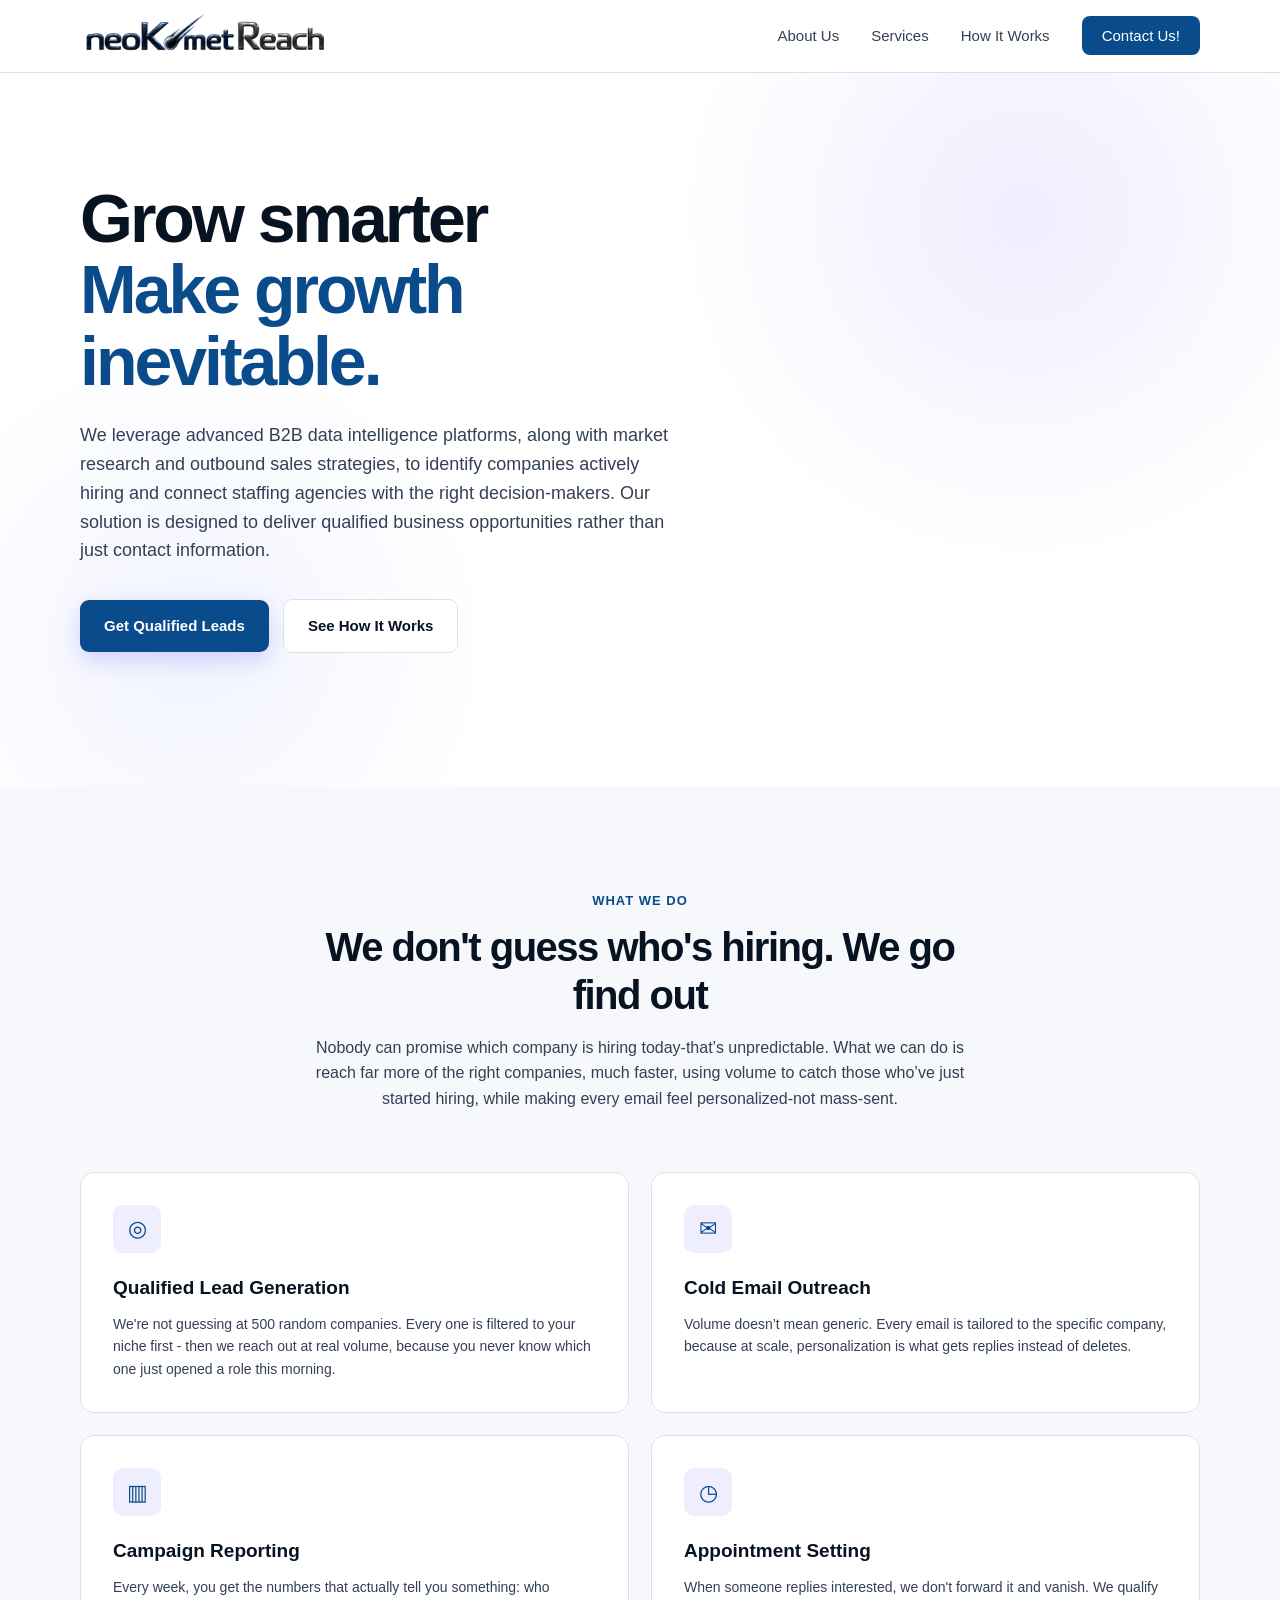
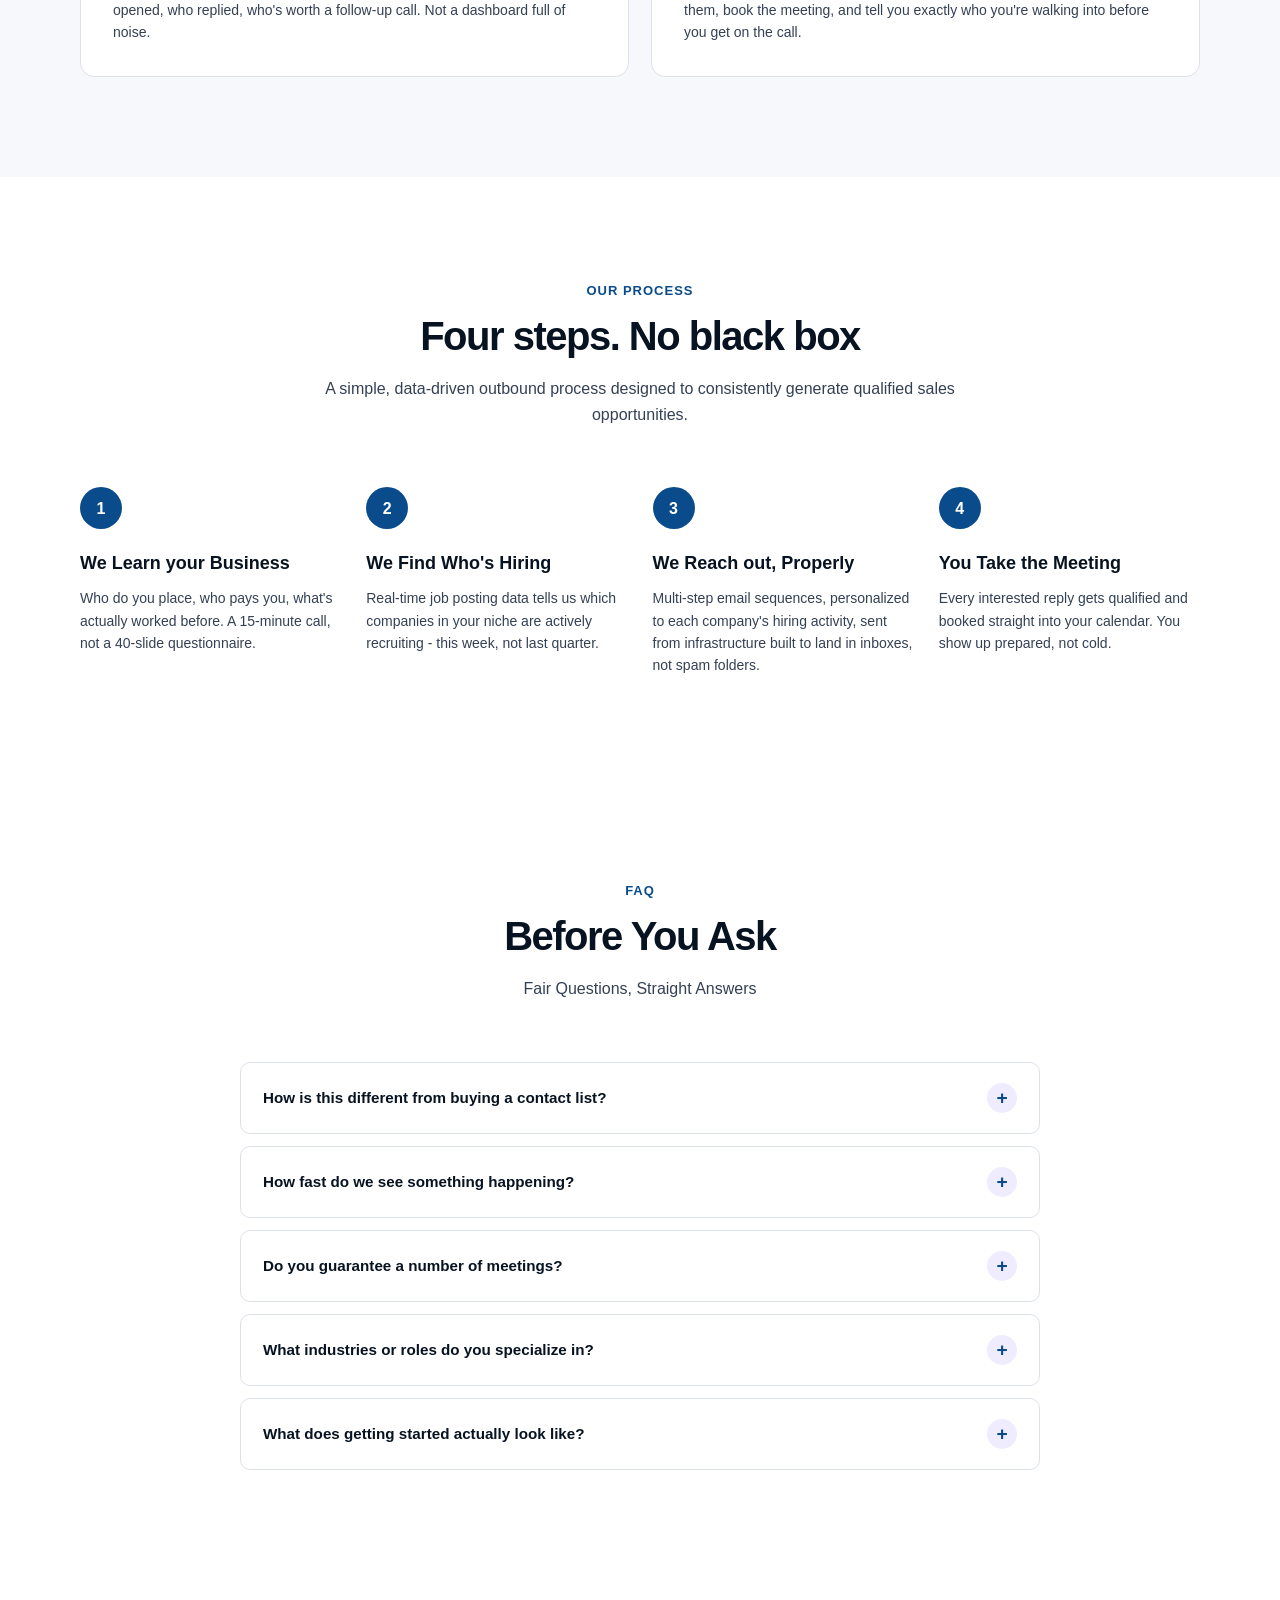
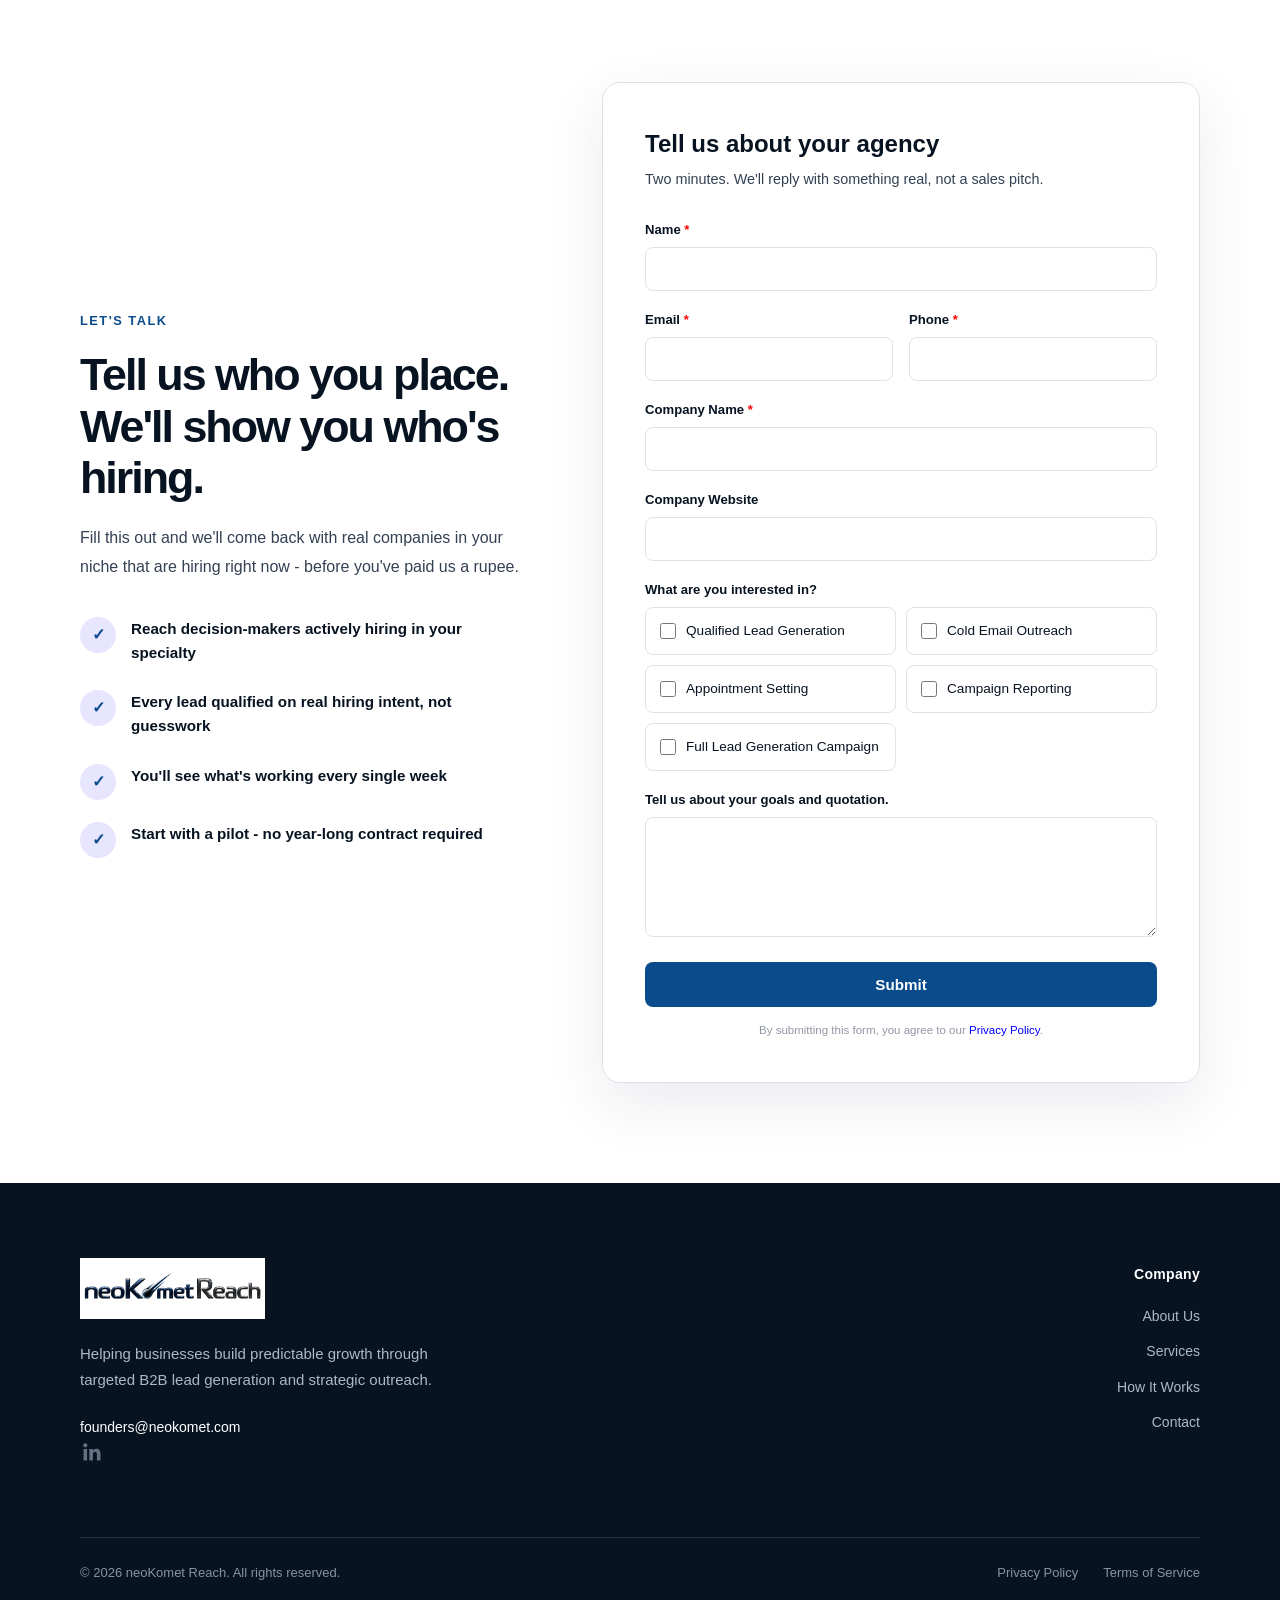
<file: index.html>
<!DOCTYPE html>
<html lang="en">
<head>
  <meta charset="UTF-8" />
  <meta name="viewport" content="width=device-width, initial-scale=1.0" />
  <meta
    name="description"
    content="neoKomet Reach helps staffing and recruiting firms generate qualified leads, book more meetings, and build predictable sales pipelines."
  />

  <title>neoKomet Reach</title>
  <link rel="icon" href="images/icon.png">
  <link rel="stylesheet" href="styles.css">

  <script>
    function initApollo(){var n=Math.random().toString(36).substring(7),o=document.createElement("script");
    o.src="https://assets.apollo.io/micro/website-tracker/tracker.iife.js?nocache="+n,o.async=!0,o.defer=!0,
    o.onload=function(){window.trackingFunctions.onLoad({appId:"69c2a8e4ff20480021e7c512"})},
    document.head.appendChild(o)}initApollo();
  </script>

</head>

<body>

  <!-- NAVIGATION -->
  <header>
    <div class="container navbar">

      <a href="#" class="logo">
        <img src="images/Logo.png" alt="neoKomet Reach">
      </a>

      <ul class="nav-links">
        <li><a href="about.html">About Us</a></li>
        <li><a href="#services">Services</a></li>
        <li><a href="#process">How It Works</a></li>
        <li><a href="#contact" class="nav-button">Contact Us!</a></li>
      </ul>

    </div>
  </header>


  <!-- HERO -->
  <main>

    <section class="hero">
      <div class="container hero-grid">

        <div class="hero-content">


          <h1>
            Grow smarter
            <br>
            <span>Make growth inevitable.</span>
          </h1>

          <p class="hero-description">
            We leverage advanced B2B data intelligence platforms, along with market 
            research and outbound sales strategies, to identify companies actively hiring and connect staffing 
            agencies with the right decision-makers. Our solution is designed to deliver qualified business 
            opportunities rather than just contact information. 
          </p>

          <div class="hero-buttons">

            <a href="#contact" class="btn btn-primary">
              Get Qualified Leads 
            </a>

            <a href="#process" class="btn btn-secondary">
              See How It Works
            </a>

          </div>

          <!-- <div class="hero-points">
            <span>Qualified prospects</span>
            <span>Targeted outreach</span>
            <span>More sales meetings</span>
          </div> -->

        </div>




      </div>
    </section>



    <!-- SERVICES -->

    <section class="services" id="services">

      <div class="container">

        <div class="section-heading">
          <span>What We Do</span>

          <h2>
            We don't guess who's hiring. We go find out
          </h2>

          <p>
            Nobody can promise which company is hiring today-that’s unpredictable. 
            What we can do is reach far more of the right companies, much faster, using volume to catch those who’ve just started hiring, 
            while making every email feel personalized-not mass-sent.

          </p>
        </div>


        <div class="service-grid">

          <div class="service-card">
            <div class="service-icon">◎</div>

            <h3>Qualified Lead Generation</h3>

            <p>
              We're not guessing at 500 random companies. 
              Every one is filtered to your niche first - then we reach out at real volume, 
              because you never know which one just opened a role this morning.

            </p>
          </div>


          <div class="service-card">
            <div class="service-icon">✉</div>

            <h3>Cold Email Outreach</h3>

            <p>
              Volume doesn’t mean generic. Every email is tailored to the specific company, because at scale, personalization is what gets replies instead of deletes.

            </p>
          </div>


          <div class="service-card">
            <div class="service-icon">▥</div>

            <h3>Campaign Reporting</h3>

            <p>
              Every week, you get the numbers that actually tell you something: who opened, who replied, who's worth a follow-up call. 
              Not a dashboard full of noise.
            </p>
          </div>


          <div class="service-card">
            <div class="service-icon">◷</div>

            <h3>Appointment Setting</h3>

            <p>
              When someone replies interested, we don't forward it and vanish. 
              We qualify them, book the meeting, and tell you exactly who you're walking into before you get on the call.
            </p>
          </div>


        </div>

      </div>

    </section>


    <!-- PROCESS -->

    <section id="process">

      <div class="container">

        <div class="section-heading">

          <span>Our Process</span>

          <h2>
            Four steps. No black box
          </h2>

          <p>
            A simple, data-driven outbound process designed
            to consistently generate qualified sales opportunities.
          </p>

        </div>


        <div class="process-grid">

          <div class="process-card">
            <div class="step">1</div>

            <h3>We Learn your Business</h3>

            <p>
              Who do you place, who pays you, what's actually worked before. 
              A 15-minute call, not a 40-slide questionnaire.
            </p>
          </div>


          <div class="process-card">
            <div class="step">2</div>

            <h3>We Find Who's Hiring</h3>

            <p>
              Real-time job posting data tells us which companies in your niche are 
              actively recruiting - this week, not last quarter.
            </p>
          </div>


          <div class="process-card">
            <div class="step">3</div>

            <h3>We Reach out, Properly</h3>

            <p>
              Multi-step email sequences, personalized to each company's hiring activity, 
              sent from infrastructure built to land in inboxes, not spam folders.
            </p>
          </div>


          <div class="process-card">
            <div class="step">4</div>

            <h3>You Take the Meeting</h3>

            <p>
              Every interested reply gets qualified and booked straight into your calendar. 
              You show up prepared, not cold.
          </div>

        </div>

      </div>

    </section>



        <!-- FAQ -->
    <section class="faq-section" id="faq">

    <div class="container">

        <div class="section-heading">
        <span>FAQ</span>

        <h2>Before You Ask</h2>

        <p>
            Fair Questions, Straight Answers
        </p>
        </div>


        <div class="faq-container">

        <!-- FAQ 1 -->
        <div class="faq-item">

            <button class="faq-question">
            <span>How is this different from buying a contact list?</span>
            <span class="faq-icon">+</span>
            </button>

            <div class="faq-answer">
            <p>
                A contact list tells you a company exists. 
                We tell you a company is hiring right now, verify the right person to talk to, and run the outreach that gets them to reply. 
                You get conversations, not spreadsheets.
            </p>
            </div>

        </div>


        <!-- FAQ 2 -->
        <div class="faq-item">

            <button class="faq-question">
            <span>How fast do we see something happening?</span>
            <span class="faq-icon">+</span>
            </button>

            <div class="faq-answer">
            <p>
                Replies usually start in the second week. By week three you'll know whether this niche and message are working
                 - the data doesn't lie, and neither do we.
            </p>
            </div>

        </div>


        <!-- FAQ 3 -->
        <div class="faq-item">

            <button class="faq-question">
            <span>Do you guarantee a number of meetings?</span>
            <span class="faq-icon">+</span>
            </button>

            <div class="faq-answer">
            <p>
                We don't guarantee specific outcomes, since results depend on your niche, offer, and market conditions - 
                but every campaign is built around clear reporting so you always know exactly what's working and why.
            </p>
            </div>

        </div>


        <!-- FAQ 4 -->
        <div class="faq-item">

            <button class="faq-question">
            <span>What industries or roles do you specialize in?</span>
            <span class="faq-icon">+</span>
            </button>

            <div class="faq-answer">
            <p>
                We work with staffing and recruitment agencies across specialties - IT, healthcare, finance, engineering, general staffing, etc. 
                We tailor targeting to your exact niche during onboarding.
            </p>
            </div>

        </div>


        <!-- FAQ 5 -->
        <div class="faq-item">

            <button class="faq-question">
            <span>What does getting started actually look like?</span>
            <span class="faq-icon">+</span>
            </button>

            <div class="faq-answer">
            <p>
                One call to understand what you place and who you sell to. 
                Then we're live within a day or two - not a week or month of onboarding calls.
            </p>
            </div>

        </div>




    </section>



    <!-- INQUIRY SECTION -->
    <section class="inquiry-section" id="contact">
        <div class="container">

            <div class="inquiry-wrapper">

            <!-- LEFT SIDE -->
                <div class="inquiry-content">

                    <span class="inquiry-label">LET'S TALK</span>

                    <h2>Tell us who you place. We'll show you who's hiring.</h2>

                    <p>
                      Fill this out and we'll come back with real companies in your niche that are hiring right now - before you've paid us a rupee.
                    </p>

                    <div class="inquiry-benefits">

                        <div class="benefit-item">
                            <div class="benefit-icon">✓</div>
                            <div>
                            <strong>Reach decision-makers actively hiring in your specialty</strong>
                            </div>
                        </div>

                        <div class="benefit-item">
                            <div class="benefit-icon">✓</div>
                            <div>
                            <strong>Every lead qualified on real hiring intent, not guesswork</strong>
                            </div>
                        </div>

                        <div class="benefit-item">
                            <div class="benefit-icon">✓</div>
                            <div>
                            <strong>You'll see what's working every single week</strong>
                            </div>
                        </div>

                        <div class="benefit-item">
                            <div class="benefit-icon">✓</div>
                            <div>
                            <strong>Start with a pilot - no year-long contract required</strong>
                            </div>
                        </div>


                    </div>

                </div>


            <!-- RIGHT SIDE - FORM -->
            <div class="inquiry-form-card">

                <h3>Tell us about your agency</h3>

                <p class="form-intro">
                Two minutes. We'll reply with something real, not a sales pitch.
                </p>

                <form id="inquiryForm"
                action="https://docs.google.com/forms/d/e/1FAIpQLScunSGqDE2Cp5bQOiSScCYgiiTFg2sW4C0nkb-Oij2l3qCjGQ/formResponse"
                method="POST"
                target="hidden_iframe"
                >
                <iframe
                name="hidden_iframe"
                id="hidden_iframe"
                style="display: none;"
                ></iframe>


                <div class="form-group">
                  <label for="firstName">Name</label>
                  <input
                      type="text"
                      id="firstName"
                      name="entry.508354588"
                      required
                  />
                </div>



                <div class="form-row">
                    
                    <div class="form-group">
                        <label for="email">Email</label>
                        <input
                            type="email"
                            id="email"
                            name="entry.726757909"
                            required
                        />
                    </div>

                    <div class="form-group">
                        <label for="phone">Phone</label>
                        <input
                            type="phone"
                            id="phone"
                            name="entry.1612917228"
                            required
                        />
                    </div>


                </div>


                <div class="form-group">
                    <label for="company">Company Name</label>
                    <input
                        type="text"
                        id="company"
                        name="entry.1463316291"
                        required
                    />
                </div>



                <div class="form-group">
                    <label for="website">Company Website</label>
                    <input
                        type="text"
                        id="website"
                        name="entry.1737023209"
                    />
                </div>




                <div class="form-group">

                    <label>
                        What are you interested in? 
                    </label>

                    <div class="service-options">

                        <label class="service-checkbox">
                        <input
                            type="checkbox"
                            name="entry.1636974862"
                            value="Qualified Lead Generation"
                        >
                        <span>Qualified Lead Generation</span>
                        </label>

                        <label class="service-checkbox">
                        <input
                            type="checkbox"
                            name="entry.1636974862"
                            value="Cold Email Outreach"
                        >
                        <span>Cold Email Outreach</span>
                        </label>

                        <label class="service-checkbox">
                        <input
                            type="checkbox"
                            name="entry.1636974862"
                            value="Appointment Setting"
                        >
                        <span>Appointment Setting</span>
                        </label>

                        <label class="service-checkbox">
                        <input
                            type="checkbox"
                            name="entry.1636974862"
                            value="Campaign Reporting"
                        >
                        <span>Campaign Reporting</span>
                        </label>

                        <label class="service-checkbox">
                        <input
                            type="checkbox"
                            name="entry.1636974862"
                            value="Full Lead Generation Campaign"
                        >
                        <span>Full Lead Generation Campaign</span>
                        </label>

                        <!-- <label class="service-checkbox">
                        <input
                            type="checkbox"
                            name="entry.1622959440"
                            value="Other"
                        >
                        <span>Other</span>
                        </label> -->

                    </div>

                </div>

                <div class="form-group">

                    <label for="message">
                    Tell us about your goals and quotation.
                    </label>

                    <textarea
                    id="message"
                    name="entry.1439366114"
                    rows="5"
                    ></textarea>

                </div>


                <button type="submit" class="form-submit">
                    Submit
                </button>

                <p class="form-privacy">
                    By submitting this form, you agree to our <a style="color: blue;" href="privacypolicy.html">Privacy Policy</a>.
                </p>

                </form>
                <div id="formSuccess" class="form-success">

                  <div class="success-icon">
                    ✓
                  </div>

                  <h3>Inquiry received!</h3>

                  <p>
                    Thank you for reaching out. We've received your inquiry
                    and will get back to you shortly.
                  </p>

                </div>

            </div>

            </div>

        </div>
    </section>

  </main>


  <!-- FOOTER -->

    <footer class="site-footer">

    <div class="container">

        <div class="footer-main">

        <!-- Brand -->
        <div class="footer-brand">
            <a href="index.html" class="footer-logo">
            <img src="images/Logo.jpg" alt="neoKomet Reach">
            </a>

            <p>
            Helping businesses build predictable growth through
            targeted B2B lead generation and strategic outreach.
            </p>

            <a href="mailto:founders@neokomet.com" class="footer-email">
            founders@neokomet.com
            </a>
            <br>
            <a href="https://www.linkedin.com/company/neokomet/" class="linkedin-icon" target="_blank" rel="noopener noreferrer" aria-label="View founder on LinkedIn">

                <svg viewBox="0 0 24 24" aria-hidden="true">
                    <path d="M20.45 20.45h-3.56v-5.57c0-1.33-.03-3.04-1.85-3.04-1.85 0-2.14 1.45-2.14 2.94v5.67H9.34V9h3.42v1.56h.05c.48-.9 1.64-1.85 3.37-1.85 3.6 0 4.27 2.37 4.27 5.46v6.28zM5.32 7.43a2.07 2.07 0 1 1 0-4.14 2.07 2.07 0 0 1 0 4.14zM7.1 20.45H3.54V9H7.1v11.45z"/>
                </svg>

            </a>

        </div>


        <!-- Navigation -->
        <div class="footer-column">
            <h4>Company</h4>

            <a href="about.html">About Us</a>
            <a href="index.html#services">Services</a>
            <a href="index.html#process">How It Works</a>
            <a href="index.html#contact">Contact</a>
        </div>



        </div>


        <!-- Bottom -->
        <div class="footer-bottom">

        <p>
            © 2026 neoKomet Reach. All rights reserved.
        </p>

        <div class="footer-legal">
            <a href="privacy.html">Privacy Policy</a>
            <a href="terms.html">Terms of Service</a>
        </div>

        </div>

    </div>

    </footer>

    <script src="script.js"></script>
</body>
</html>
</file>
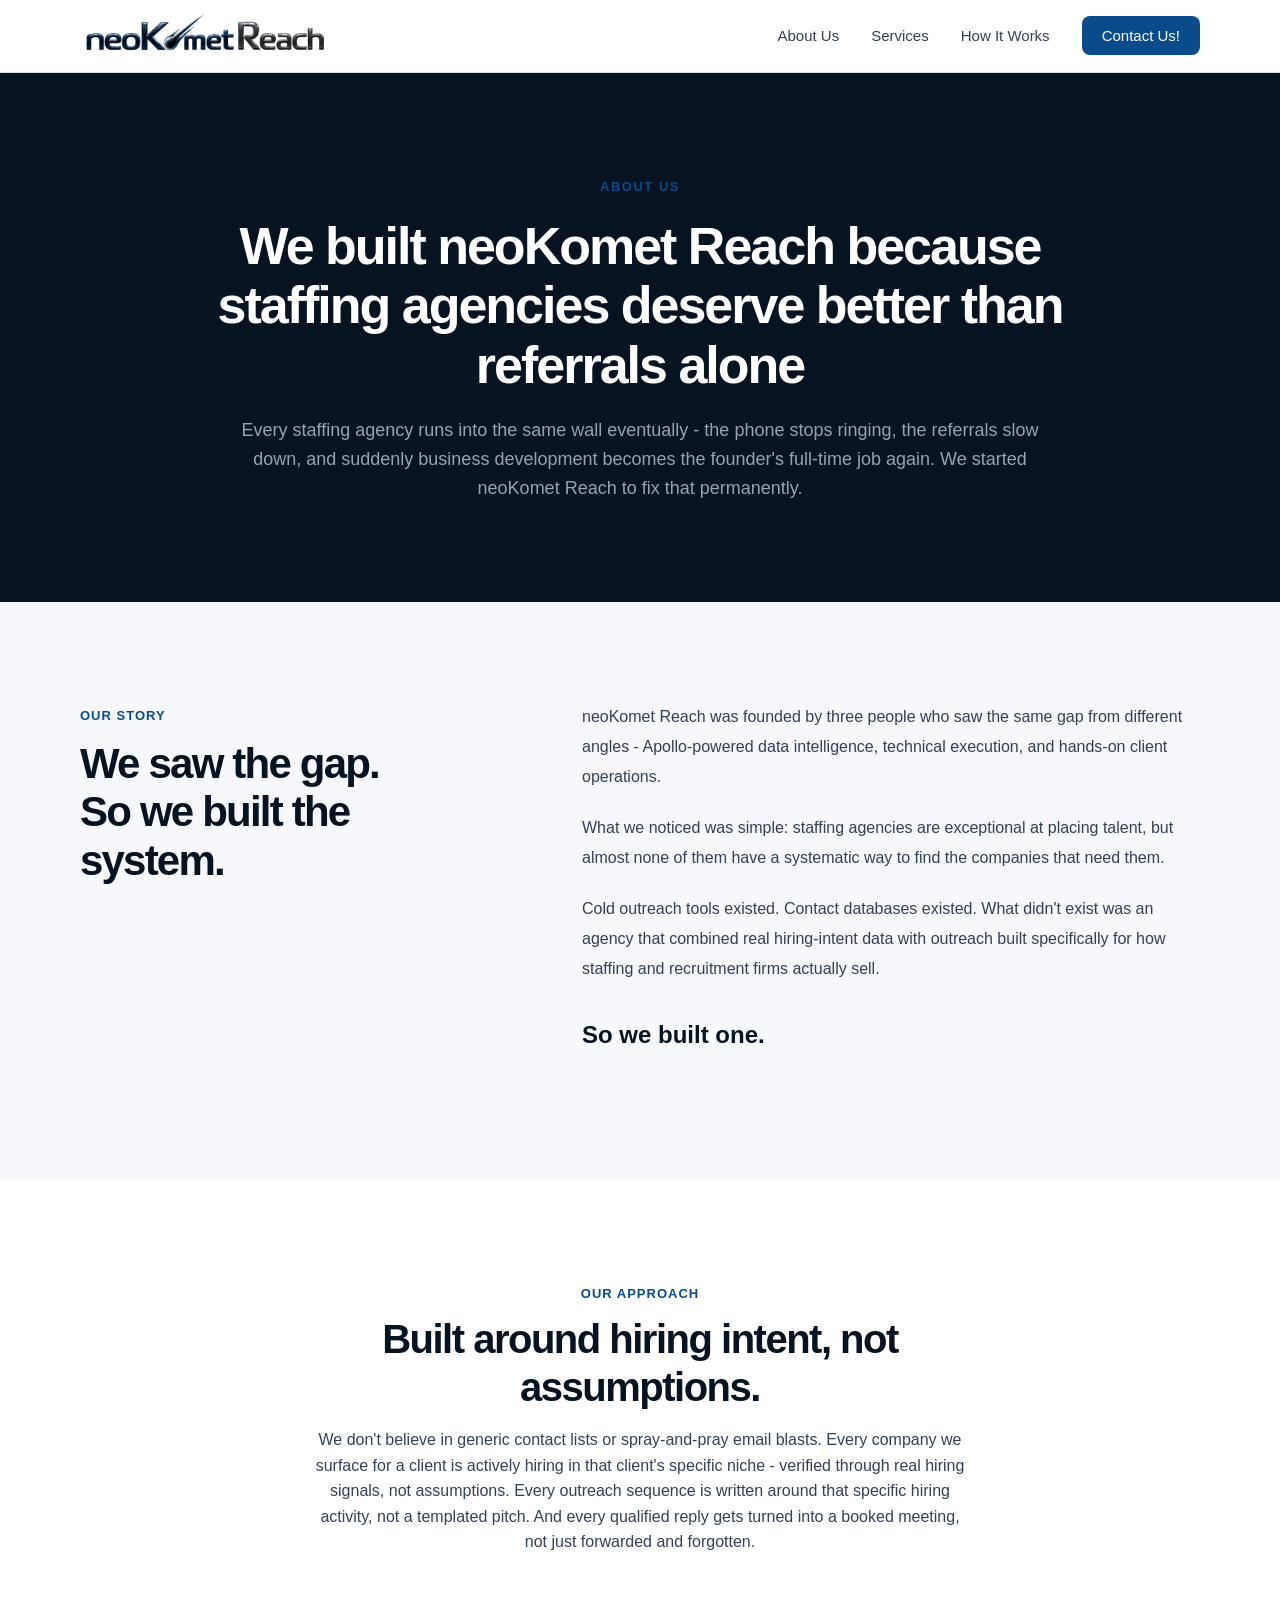
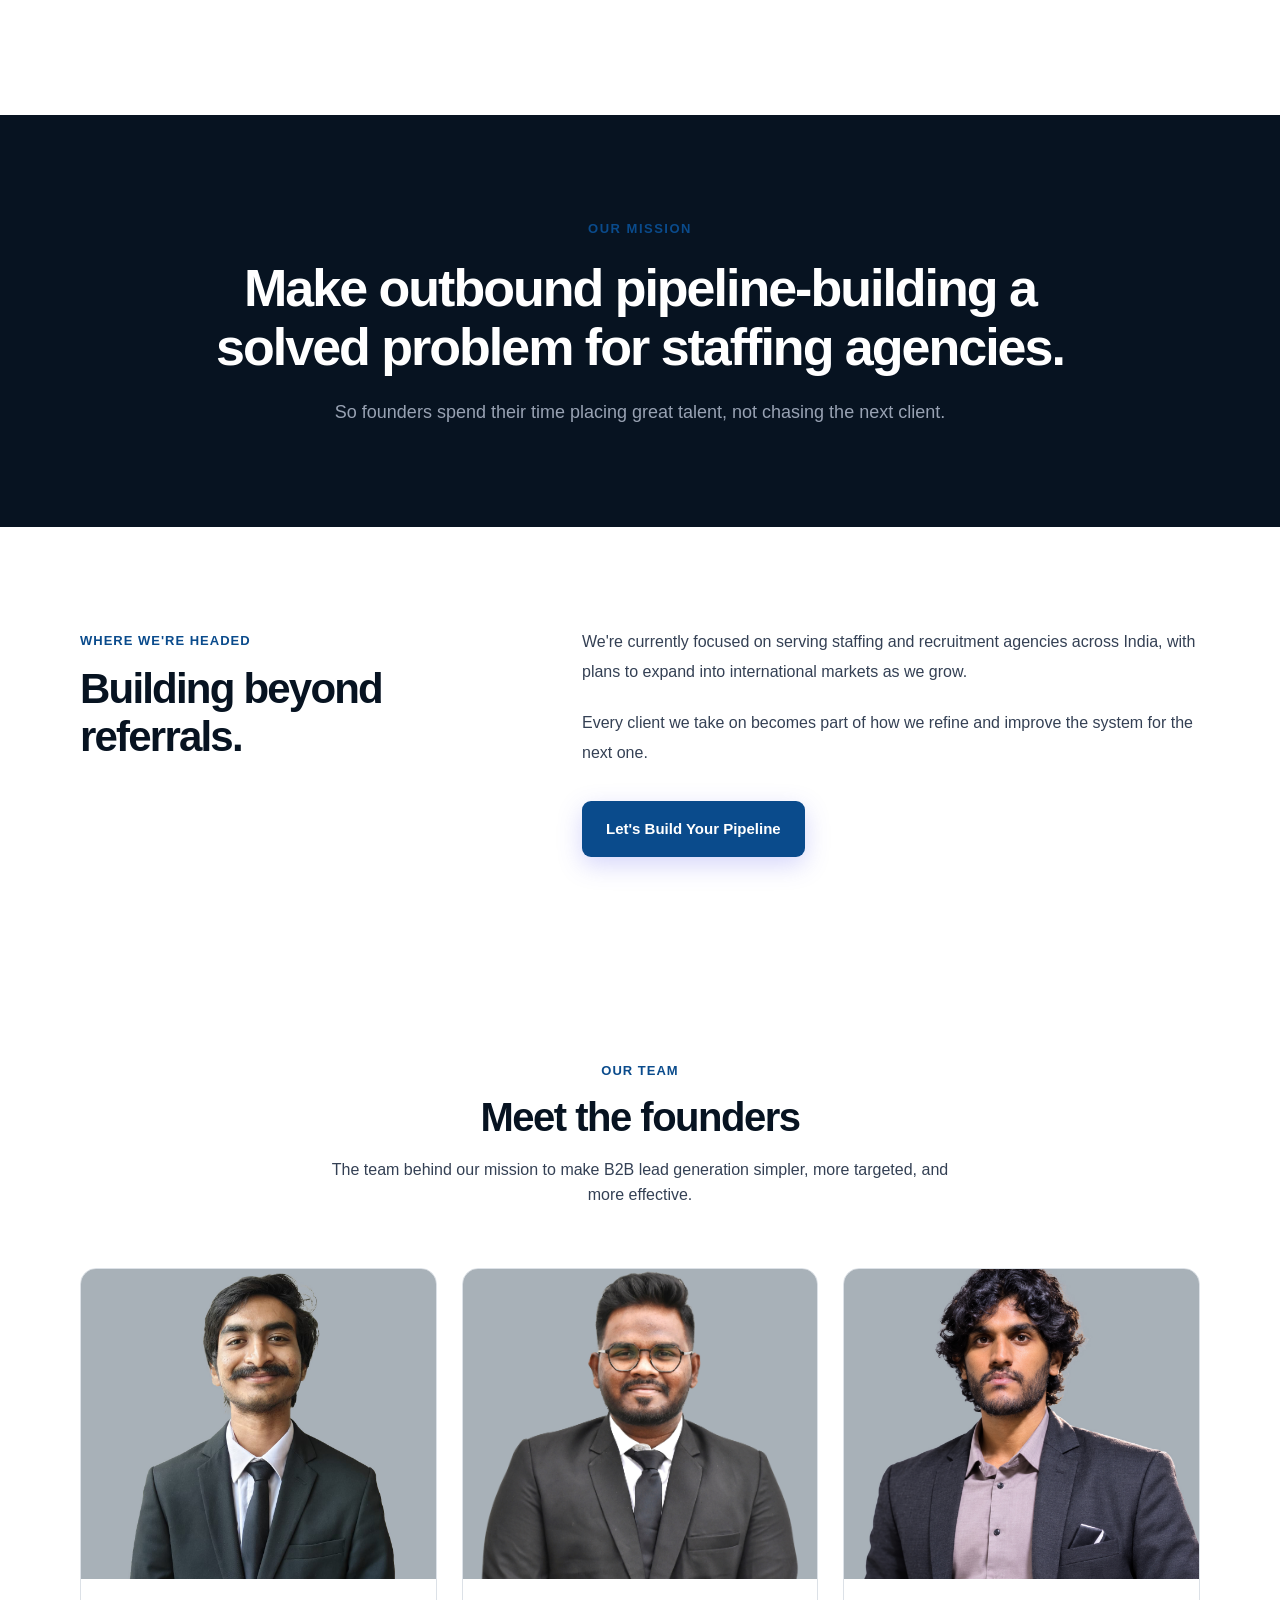
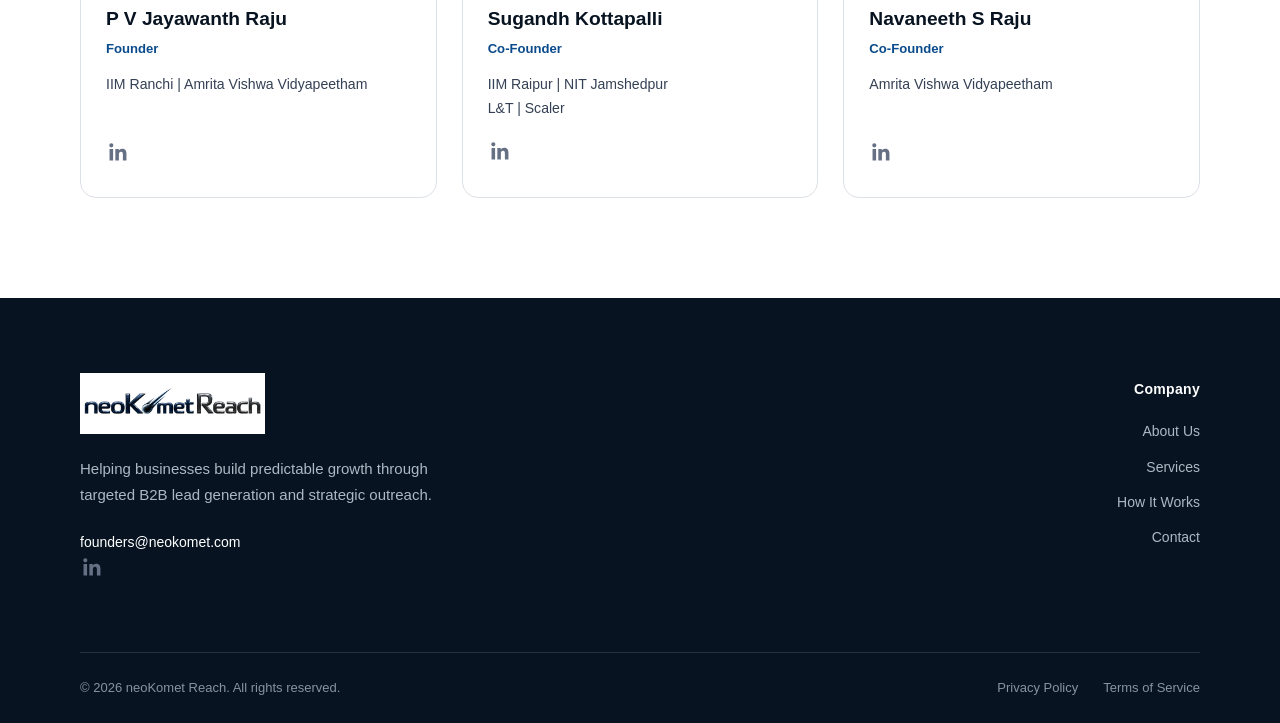
<file: about.html>
<!DOCTYPE html>
<html lang="en">
<head>
  <meta charset="UTF-8" />
  <meta name="viewport" content="width=device-width, initial-scale=1.0" />
  <meta
    name="description"
    content="neoKomet helps staffing and recruiting firms generate qualified leads, book more meetings, and build predictable sales pipelines."
  />

  <title>About Us | neoKomet Reach</title>
  <link rel="icon" href="images/icon.png">
  <link rel="stylesheet" href="styles.css">

</head>

<body>

  <!-- NAVIGATION -->
  <header>
    <div class="container navbar">

      <a href="index.html" class="logo">
        <img src="images/Logo.png" alt="neoKomet Reach">
      </a>

      <ul class="nav-links">
        <li><a href="about.html">About Us</a></li>
        <li><a href="index.html#services">Services</a></li>
        <li><a href="index.html#process">How It Works</a></li>
        <li><a href="index.html#contact" class="nav-button">Contact Us!</a></li>
      </ul>

    </div>
  </header>



<!-- ================= ABOUT HERO ================= -->

  <main>

    <section class="about-mission">

      <div class="container">

        <div class="mission-box">

          <span>
            ABOUT US
          </span>

          <h2>
            We built neoKomet Reach because staffing agencies 
            deserve better than referrals alone
          </h2>

          <p>
            Every staffing agency runs into the same wall eventually - the phone stops ringing, the referrals slow down, and suddenly business development becomes the founder's full-time job again. 
            We started neoKomet Reach to fix that permanently.
          </p>

        </div>

      </div>

    </section>



    <!-- ================= OUR STORY ================= -->

    <section class="about-story">

      <div class="container about-two-column">

        <div class="about-section-label">
          <span>OUR STORY</span>

          <h2>
            We saw the gap.
            <br>
            So we built the system.
          </h2>
        </div>

        <div class="about-text">

          <p>
            neoKomet Reach was founded by three people who saw the same gap
            from different angles - Apollo-powered data intelligence,
            technical execution, and hands-on client operations.
          </p>

          <p>
            What we noticed was simple: staffing agencies are exceptional
            at placing talent, but almost none of them have a systematic way
            to find the companies that need them.
          </p>

          <p>
            Cold outreach tools existed. Contact databases existed.
            What didn't exist was an agency that combined real
            hiring-intent data with outreach built specifically for how
            staffing and recruitment firms actually sell.
          </p>

          <p class="story-highlight">
            So we built one.
          </p>

        </div>

      </div>

    </section>


    <!-- ================= OUR APPROACH ================= -->

    <section class="about-approach">

      <div class="container">

        <div class="section-heading">

          <span>OUR APPROACH</span>

          <h2>
            Built around hiring intent,
            not assumptions.
          </h2>

          <p>
            We don't believe in generic contact lists or spray-and-pray email blasts. 
            Every company we surface for a client is actively hiring in that client's specific niche - verified through real hiring signals, not assumptions. 
            Every outreach sequence is written around that specific hiring activity, not a templated pitch. And every qualified reply gets turned into a booked meeting, not just forwarded and forgotten.
          </p>

        </div>


    </section>


    <!-- ================= MISSION ================= -->

    <section class="about-mission">

      <div class="container">

        <div class="mission-box">

          <span>
            OUR MISSION
          </span>

          <h2>
            Make outbound pipeline-building
            a solved problem for staffing agencies.
          </h2>

          <p>
            So founders spend their time placing great talent,
            not chasing the next client.
          </p>

        </div>

      </div>

    </section>


    <!-- ================= WHERE WE'RE HEADED ================= -->

    <section class="about-future">

      <div class="container about-two-column">

        <div class="about-section-label">

          <span>WHERE WE'RE HEADED</span>

          <h2>
            Building beyond
            referrals.
          </h2>

        </div>


        <div class="about-text">

          <p>
            We're currently focused on serving staffing and recruitment
            agencies across India, with plans to expand into international
            markets as we grow.
          </p>

          <p>
            Every client we take on becomes part of how we refine and
            improve the system for the next one.
          </p>

          <a
            href="index.html#contact"
            class="btn btn-primary about-cta"
          >
            Let's Build Your Pipeline
          </a>

        </div>

      </div>

    </section>



    <!-- MEET THE FOUNDERS -->
    <section class="founders-section" id="about">
      <div class="container">

        <div class="section-heading">
          <span>OUR TEAM</span>
          <h2>Meet the founders</h2>
          <p>
            The team behind our mission to make B2B lead generation
            simpler, more targeted, and more effective.
          </p>
        </div>

        <div class="founders-grid">

          <!-- Founder 1 -->
          <div class="founder-card">

            <div class="founder-image">
              <img
                src="images/PVJayawanth.jpg"
                alt="Penmentsa Venkata Jayawanth Raju"
              >
            </div>

            <div class="founder-info">
              <h3>P V Jayawanth Raju</h3>
              <span class="founder-role">Founder</span>

              <p>
                IIM Ranchi | Amrita Vishwa Vidyapeetham 
              </p>
              <br>

              <a href="https://www.linkedin.com/in/jayawanth-raju-penmetsa-b70645226/" class="linkedin-icon" target="_blank" rel="noopener noreferrer" aria-label="View founder on LinkedIn">

                <svg viewBox="0 0 24 24" aria-hidden="true">
                  <path d="M20.45 20.45h-3.56v-5.57c0-1.33-.03-3.04-1.85-3.04-1.85 0-2.14 1.45-2.14 2.94v5.67H9.34V9h3.42v1.56h.05c.48-.9 1.64-1.85 3.37-1.85 3.6 0 4.27 2.37 4.27 5.46v6.28zM5.32 7.43a2.07 2.07 0 1 1 0-4.14 2.07 2.07 0 0 1 0 4.14zM7.1 20.45H3.54V9H7.1v11.45z"/>
                </svg>

              </a>

            </div>

          </div>


          <!-- Founder 2 -->
          <div class="founder-card">

            <div class="founder-image">
              <img
                src="images/Sugandh.jpg"
                alt="Founder Name"
              >
            </div>

            <div class="founder-info">
              <h3>Sugandh Kottapalli</h3>
              <span class="founder-role">Co-Founder</span>

              <p>IIM Raipur | NIT Jamshedpur <br> L&T | Scaler</p>

              <a href="https://www.linkedin.com/in/sugandh-kottapalli-39a67b15a/" class="linkedin-icon" target="_blank" rel="noopener noreferrer" aria-label="View founder on LinkedIn">

                <svg viewBox="0 0 24 24" aria-hidden="true">
                  <path d="M20.45 20.45h-3.56v-5.57c0-1.33-.03-3.04-1.85-3.04-1.85 0-2.14 1.45-2.14 2.94v5.67H9.34V9h3.42v1.56h.05c.48-.9 1.64-1.85 3.37-1.85 3.6 0 4.27 2.37 4.27 5.46v6.28zM5.32 7.43a2.07 2.07 0 1 1 0-4.14 2.07 2.07 0 0 1 0 4.14zM7.1 20.45H3.54V9H7.1v11.45z"/>
                </svg>

              </a>
            </div>

          </div>


          <!-- Founder 3 -->
          <div class="founder-card">

            <div class="founder-image">
              <img
                src="images/Navaneeth.jpg"
                alt="Navaneeth S Raju"
              >
            </div>

            <div class="founder-info">
              <h3>Navaneeth S Raju</h3>
              <span class="founder-role">Co-Founder</span>

              <p>Amrita Vishwa Vidyapeetham</p>
              <br>

              <a href="https://www.linkedin.com/in/navaneethsraju/" class="linkedin-icon" target="_blank" rel="noopener noreferrer" aria-label="View founder on LinkedIn">

                <svg viewBox="0 0 24 24" aria-hidden="true">
                  <path d="M20.45 20.45h-3.56v-5.57c0-1.33-.03-3.04-1.85-3.04-1.85 0-2.14 1.45-2.14 2.94v5.67H9.34V9h3.42v1.56h.05c.48-.9 1.64-1.85 3.37-1.85 3.6 0 4.27 2.37 4.27 5.46v6.28zM5.32 7.43a2.07 2.07 0 1 1 0-4.14 2.07 2.07 0 0 1 0 4.14zM7.1 20.45H3.54V9H7.1v11.45z"/>
                </svg>

              </a>

            </div>

          </div>

        </div>

      </div>
    </section>

  </main>


  <!-- FOOTER -->

<!-- FOOTER -->
    <footer class="site-footer">

    <div class="container">

        <div class="footer-main">

        <!-- Brand -->
        <div class="footer-brand">
            <a href="index.html" class="footer-logo">
            <img src="images/Logo.jpg" alt="neoKomet Reach">
            </a>

            <p>
            Helping businesses build predictable growth through
            targeted B2B lead generation and strategic outreach.
            </p>

            <a href="mailto:founders@neokomet.com" class="footer-email">
            founders@neokomet.com
            </a>
            <br>
            <a href="https://www.linkedin.com/company/neokomet/" class="linkedin-icon" target="_blank" rel="noopener noreferrer" aria-label="View founder on LinkedIn">

                <svg viewBox="0 0 24 24" aria-hidden="true">
                    <path d="M20.45 20.45h-3.56v-5.57c0-1.33-.03-3.04-1.85-3.04-1.85 0-2.14 1.45-2.14 2.94v5.67H9.34V9h3.42v1.56h.05c.48-.9 1.64-1.85 3.37-1.85 3.6 0 4.27 2.37 4.27 5.46v6.28zM5.32 7.43a2.07 2.07 0 1 1 0-4.14 2.07 2.07 0 0 1 0 4.14zM7.1 20.45H3.54V9H7.1v11.45z"/>
                </svg>

            </a>

        </div>


        <!-- Navigation -->
        <div class="footer-column">
            <h4>Company</h4>

            <a href="about.html">About Us</a>
            <a href="index.html#services">Services</a>
            <a href="index.html#process">How It Works</a>
            <a href="index.html#contact">Contact</a>
        </div>



        </div>


        <!-- Bottom -->
        <div class="footer-bottom">

        <p>
            © 2026 neoKomet Reach. All rights reserved.
        </p>

        <div class="footer-legal">
            <a href="privacy.html">Privacy Policy</a>
            <a href="terms.html">Terms of Service</a>
        </div>

        </div>

    </div>

    </footer>

  <script src="script.js"></script>

</body>
</html>
</file>
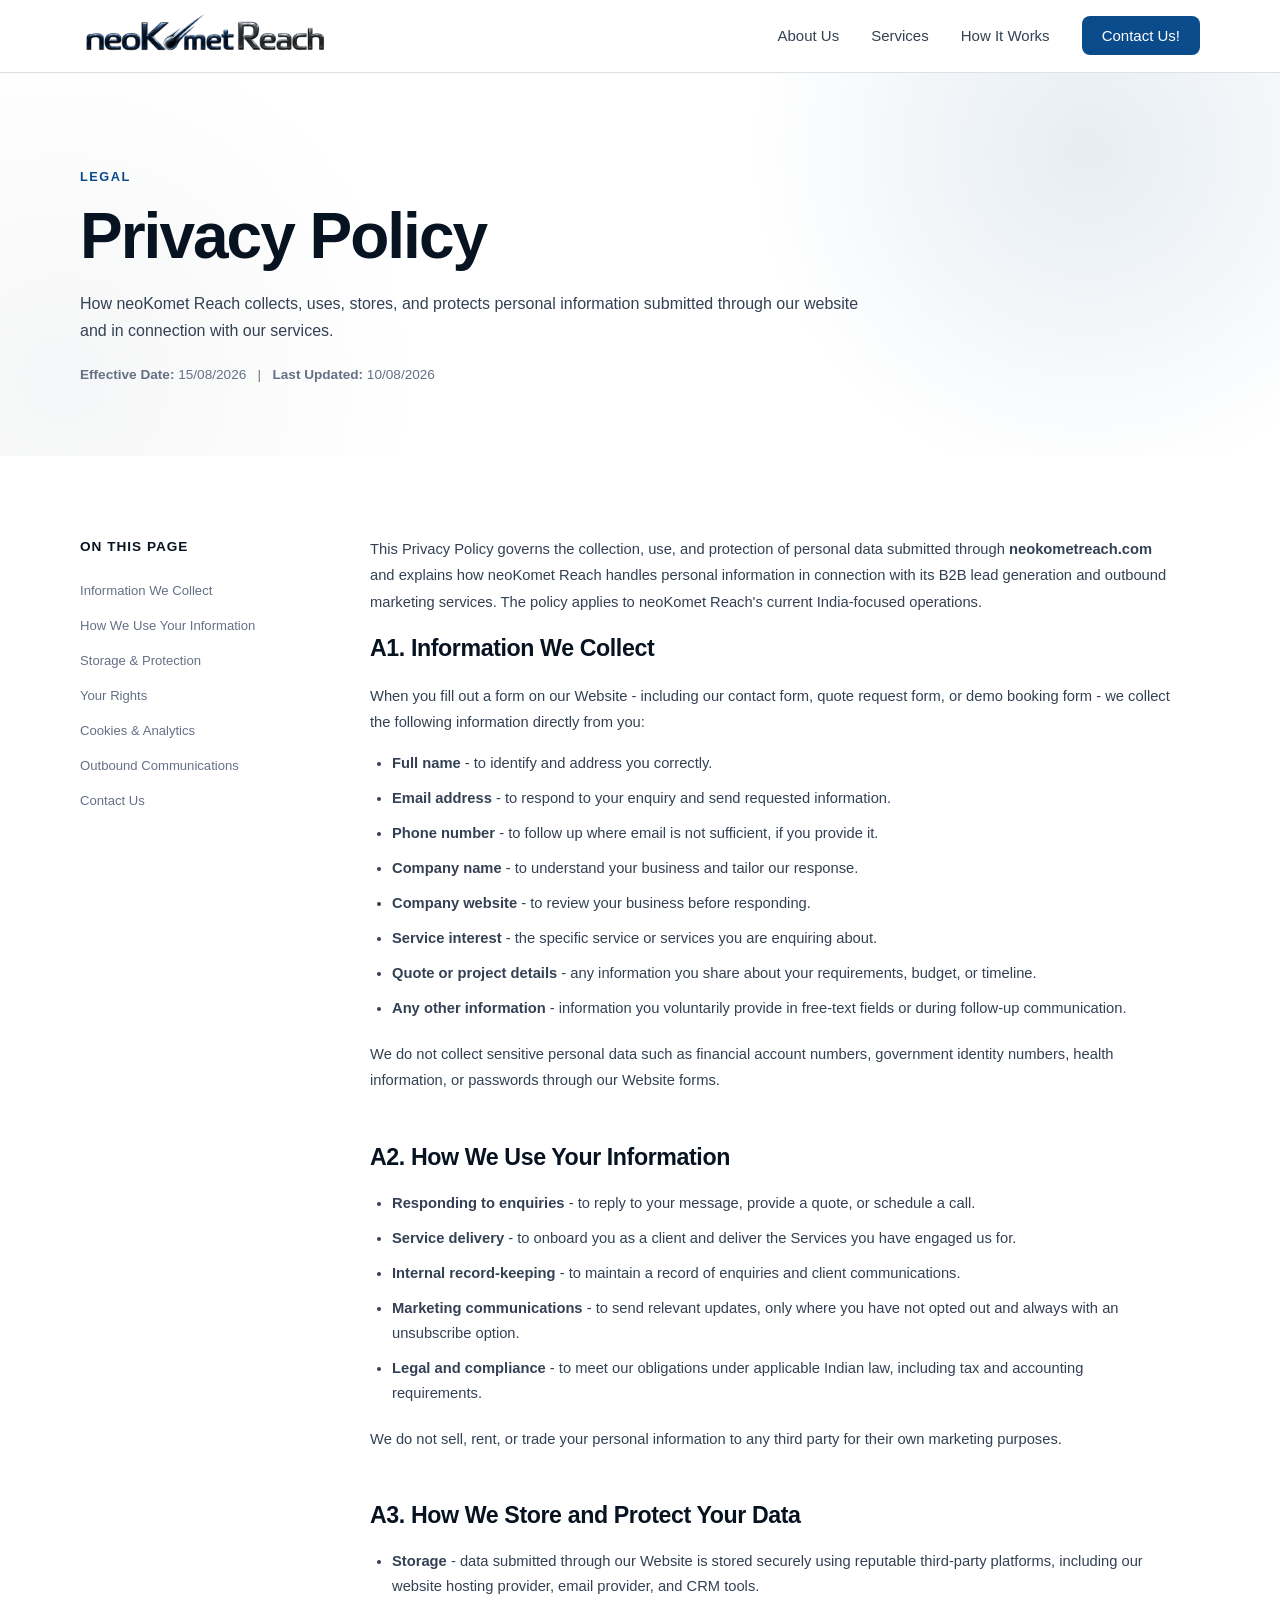
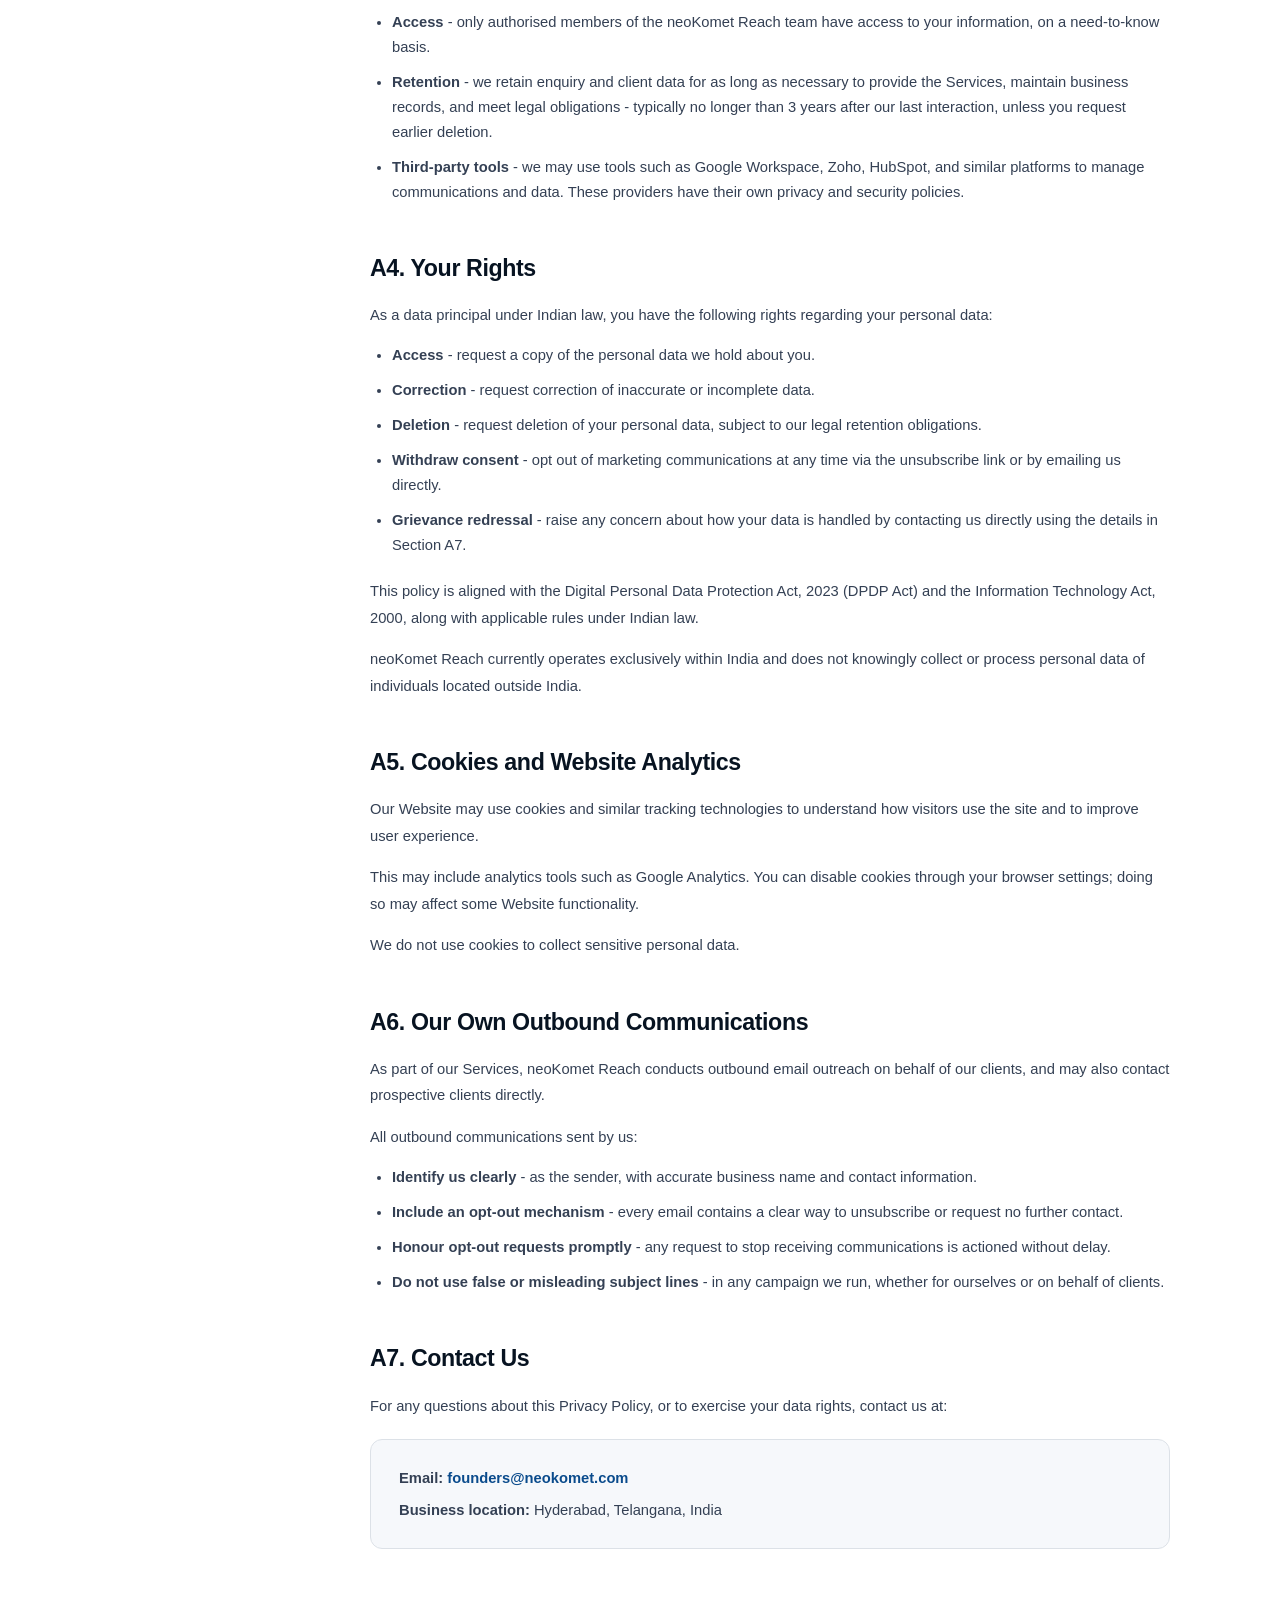
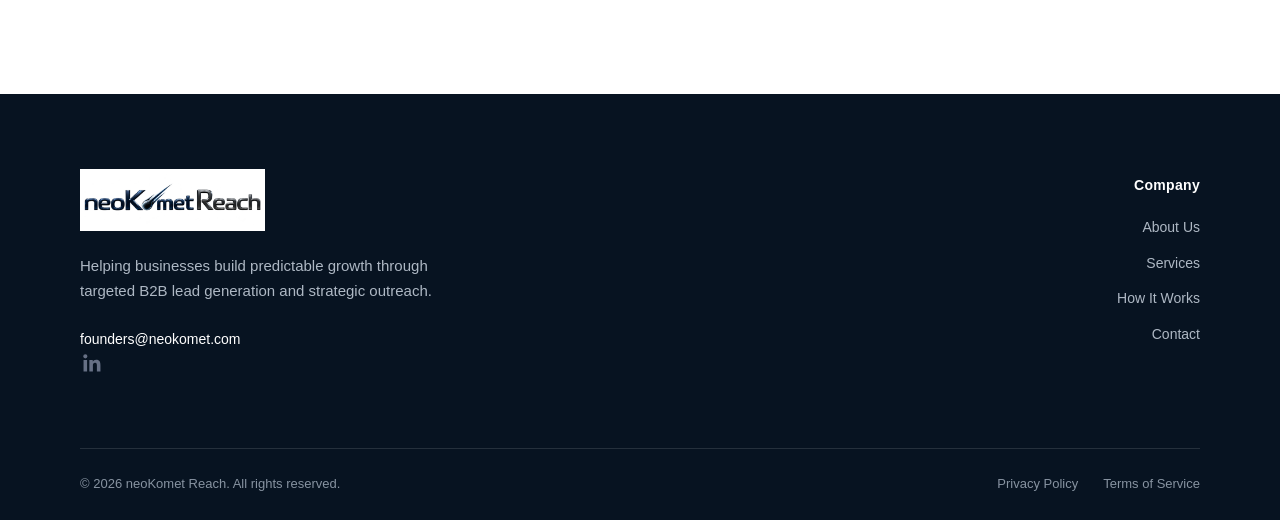
<file: privacypolicy.html>
<!DOCTYPE html>
<html lang="en">

<head>

  <meta charset="UTF-8">

  <meta
    name="viewport"
    content="width=device-width, initial-scale=1.0"
  >

  <meta
    name="description"
    content="Privacy Policy for neoKomet Reach."
  >

  <title>Privacy Policy | neoKomet Reach</title>

  <link rel="icon" href="images/icon.png">

  <link rel="stylesheet" href="styles.css">

  <style>

    /* ==============================
       PRIVACY POLICY
    ============================== */

    .legal-hero {
      padding: 90px 0 70px;

      background:
        radial-gradient(
          circle at 85% 20%,
          rgba(11, 79, 138, 0.10) 0,
          transparent 30%
        ),
        radial-gradient(
          circle at 5% 80%,
          rgba(159, 169, 179, 0.10) 0,
          transparent 28%
        ),
        #ffffff;
    }

    .legal-hero-content {
      max-width: 800px;
    }

    .legal-label {
      display: inline-block;

      margin-bottom: 14px;

      color: var(--primary);

      font-size: 0.8rem;
      font-weight: 800;

      letter-spacing: 1.5px;
      text-transform: uppercase;
    }

    .legal-hero h1 {
      margin-bottom: 18px;

      font-size: clamp(2.5rem, 5vw, 4rem);

      line-height: 1.1;

      letter-spacing: -2px;
    }

    .legal-hero p {
      color: var(--text);

      font-size: 1rem;

      line-height: 1.7;
    }

    .legal-date {
      margin-top: 20px;

      color: var(--light-text);

      font-size: 0.85rem;
    }


    /* ==============================
       CONTENT
    ============================== */

    .legal-section {
      padding: 80px 0 100px;
    }

    .legal-layout {
      display: grid;

      grid-template-columns: 220px 1fr;

      gap: 70px;

      align-items: start;
    }


    /* TABLE OF CONTENTS */

    .legal-toc {
      position: sticky;
      top: 100px;
    }

    .legal-toc h3 {
      margin-bottom: 15px;

      font-size: 0.85rem;

      text-transform: uppercase;

      letter-spacing: 1px;
    }

    .legal-toc a {
      display: block;

      padding: 7px 0;

      color: var(--light-text);

      font-size: 0.82rem;

      transition: color 0.2s ease;
    }

    .legal-toc a:hover {
      color: var(--primary);
    }


    /* POLICY CONTENT */

    .legal-content {
      max-width: 800px;
    }

    .legal-intro {
      margin-bottom: 45px;

      color: var(--text);

      font-size: 0.95rem;

      line-height: 1.8;
    }

    .legal-content section {
      padding: 0;

      margin-bottom: 45px;
    }

    .legal-content h2 {
      margin-bottom: 15px;

      font-size: 1.45rem;

      letter-spacing: -0.4px;
    }

    .legal-content h3 {
      margin: 25px 0 10px;

      font-size: 1rem;
    }

    .legal-content p {
      margin-bottom: 15px;

      color: var(--text);

      font-size: 0.92rem;

      line-height: 1.8;
    }

    .legal-content ul {
      margin: 15px 0 20px;

      padding-left: 22px;
    }

    .legal-content li {
      margin-bottom: 10px;

      color: var(--text);

      font-size: 0.92rem;

      line-height: 1.7;
    }

    .legal-content strong {
      color: var(--dark);
    }


    /* CONTACT BOX */

    .legal-contact {
      margin-top: 20px;

      padding: 25px 28px;

      background: var(--light-background);

      border: 1px solid var(--border);

      border-radius: 12px;
    }

    .legal-contact p {
      margin-bottom: 5px;
    }

    .legal-contact p:last-child {
      margin-bottom: 0;
    }

    .legal-contact a {
      color: var(--primary);

      font-weight: 600;
    }


    /* DISCLAIMER */

    .legal-disclaimer {
      margin-top: 60px;

      padding: 20px 22px;

      border-left: 3px solid var(--primary);

      background: var(--light-background);

      border-radius: 0 8px 8px 0;
    }

    .legal-disclaimer p {
      margin: 0;

      font-size: 0.82rem;
    }


    /* MOBILE */

    @media (max-width: 800px) {

      .legal-layout {
        grid-template-columns: 1fr;

        gap: 30px;
      }

      .legal-toc {
        position: static;

        padding: 20px;

        background: var(--light-background);

        border: 1px solid var(--border);

        border-radius: 10px;
      }

      .legal-toc a {
        display: inline-block;

        margin-right: 15px;
      }

    }


    @media (max-width: 500px) {

      .legal-hero {
        padding: 65px 0 50px;
      }

      .legal-section {
        padding: 55px 0 70px;
      }

      .legal-hero h1 {
        font-size: 2.5rem;

        letter-spacing: -1.5px;
      }

      .legal-content h2 {
        font-size: 1.3rem;
      }

    }

  </style>

</head>


<body>


  <!-- ==============================
       NAVIGATION
  ============================== -->

  <header>

    <div class="container navbar">

      <a href="index.html" class="logo">

        <img
          src="images/Logo.png"
          alt="neoKomet Reach"
        >

      </a>


      <ul class="nav-links">

        <li>
          <a href="about.html">
            About Us
          </a>
        </li>

        <li>
          <a href="index.html#services">
            Services
          </a>
        </li>

        <li>
          <a href="index.html#process">
            How It Works
          </a>
        </li>

        <li>
          <a
            href="index.html#contact"
            class="nav-button"
          >
            Contact Us!
          </a>
        </li>

      </ul>

    </div>

  </header>


  <!-- ==============================
       HERO
  ============================== -->

  <main>

    <section class="legal-hero">

      <div class="container">

        <div class="legal-hero-content">

          <span class="legal-label">
            LEGAL
          </span>

          <h1>
            Privacy Policy
          </h1>

          <p>
            How neoKomet Reach collects, uses, stores, and protects
            personal information submitted through our website and
            in connection with our services.
          </p>

          <div class="legal-date">

            <strong>Effective Date:</strong>
            15/08/2026

            &nbsp; | &nbsp;

            <strong>Last Updated:</strong>
            10/08/2026

          </div>

        </div>

      </div>

    </section>


    <!-- ==============================
         POLICY
    ============================== -->

    <section class="legal-section">

      <div class="container">

        <div class="legal-layout">


          <!-- TABLE OF CONTENTS -->

          <aside class="legal-toc">

            <h3>
              On this page
            </h3>

            <a href="#information">
              Information We Collect
            </a>

            <a href="#usage">
              How We Use Your Information
            </a>

            <a href="#storage">
              Storage & Protection
            </a>

            <a href="#rights">
              Your Rights
            </a>

            <a href="#cookies">
              Cookies & Analytics
            </a>

            <a href="#outbound">
              Outbound Communications
            </a>

            <a href="#contact">
              Contact Us
            </a>

          </aside>


          <!-- POLICY CONTENT -->

          <article class="legal-content">


            <p class="legal-intro">

              This Privacy Policy governs the collection, use, and
              protection of personal data submitted through
              <strong>neokometreach.com</strong> and explains how
              neoKomet Reach handles personal information in connection
              with its B2B lead generation and outbound marketing
              services.

              The policy applies to neoKomet Reach's current
              India-focused operations.

            </p>


            <!-- A1 -->

            <section id="information">

              <h2>
                A1. Information We Collect
              </h2>

              <p>
                When you fill out a form on our Website - including
                our contact form, quote request form, or demo booking
                form - we collect the following information directly
                from you:
              </p>

              <ul>

                <li>
                  <strong>Full name</strong> - to identify and address
                  you correctly.
                </li>

                <li>
                  <strong>Email address</strong> - to respond to your
                  enquiry and send requested information.
                </li>

                <li>
                  <strong>Phone number</strong> - to follow up where
                  email is not sufficient, if you provide it.
                </li>

                <li>
                  <strong>Company name</strong> - to understand your
                  business and tailor our response.
                </li>

                <li>
                  <strong>Company website</strong> - to review your
                  business before responding.
                </li>

                <li>
                  <strong>Service interest</strong> - the specific
                  service or services you are enquiring about.
                </li>

                <li>
                  <strong>Quote or project details</strong> - any
                  information you share about your requirements,
                  budget, or timeline.
                </li>

                <li>
                  <strong>Any other information</strong> - information
                  you voluntarily provide in free-text fields or during
                  follow-up communication.
                </li>

              </ul>

              <p>
                We do not collect sensitive personal data such as
                financial account numbers, government identity numbers,
                health information, or passwords through our Website
                forms.
              </p>

            </section>


            <!-- A2 -->

            <section id="usage">

              <h2>
                A2. How We Use Your Information
              </h2>

              <ul>

                <li>
                  <strong>Responding to enquiries</strong> - to reply
                  to your message, provide a quote, or schedule a call.
                </li>

                <li>
                  <strong>Service delivery</strong> - to onboard you
                  as a client and deliver the Services you have
                  engaged us for.
                </li>

                <li>
                  <strong>Internal record-keeping</strong> - to
                  maintain a record of enquiries and client
                  communications.
                </li>

                <li>
                  <strong>Marketing communications</strong> - to send
                  relevant updates, only where you have not opted out
                  and always with an unsubscribe option.
                </li>

                <li>
                  <strong>Legal and compliance</strong> - to meet our
                  obligations under applicable Indian law, including
                  tax and accounting requirements.
                </li>

              </ul>

              <p>
                We do not sell, rent, or trade your personal information
                to any third party for their own marketing purposes.
              </p>

            </section>


            <!-- A3 -->

            <section id="storage">

              <h2>
                A3. How We Store and Protect Your Data
              </h2>

              <ul>

                <li>
                  <strong>Storage</strong> - data submitted through our
                  Website is stored securely using reputable third-party
                  platforms, including our website hosting provider,
                  email provider, and CRM tools.
                </li>

                <li>
                  <strong>Access</strong> - only authorised members of
                  the neoKomet Reach team have access to your information,
                  on a need-to-know basis.
                </li>

                <li>
                  <strong>Retention</strong> - we retain enquiry and
                  client data for as long as necessary to provide the
                  Services, maintain business records, and meet legal
                  obligations - typically no longer than 3 years after
                  our last interaction, unless you request earlier
                  deletion.
                </li>

                <li>
                  <strong>Third-party tools</strong> - we may use tools
                  such as Google Workspace, Zoho, HubSpot, and similar
                  platforms to manage communications and data. These
                  providers have their own privacy and security policies.
                </li>

              </ul>

            </section>


            <!-- A4 -->

            <section id="rights">

              <h2>
                A4. Your Rights
              </h2>

              <p>
                As a data principal under Indian law, you have the
                following rights regarding your personal data:
              </p>

              <ul>

                <li>
                  <strong>Access</strong> - request a copy of the
                  personal data we hold about you.
                </li>

                <li>
                  <strong>Correction</strong> - request correction of
                  inaccurate or incomplete data.
                </li>

                <li>
                  <strong>Deletion</strong> - request deletion of your
                  personal data, subject to our legal retention
                  obligations.
                </li>

                <li>
                  <strong>Withdraw consent</strong> - opt out of
                  marketing communications at any time via the
                  unsubscribe link or by emailing us directly.
                </li>

                <li>
                  <strong>Grievance redressal</strong> - raise any
                  concern about how your data is handled by contacting
                  us directly using the details in Section A7.
                </li>

              </ul>

              <p>
                This policy is aligned with the Digital Personal Data
                Protection Act, 2023 (DPDP Act) and the Information
                Technology Act, 2000, along with applicable rules under
                Indian law.
              </p>

              <p>
                neoKomet Reach currently operates exclusively within
                India and does not knowingly collect or process personal
                data of individuals located outside India.
              </p>

            </section>


            <!-- A5 -->

            <section id="cookies">

              <h2>
                A5. Cookies and Website Analytics
              </h2>

              <p>
                Our Website may use cookies and similar tracking
                technologies to understand how visitors use the site
                and to improve user experience.
              </p>

              <p>
                This may include analytics tools such as Google
                Analytics. You can disable cookies through your browser
                settings; doing so may affect some Website functionality.
              </p>

              <p>
                We do not use cookies to collect sensitive personal data.
              </p>

            </section>


            <!-- A6 -->

            <section id="outbound">

              <h2>
                A6. Our Own Outbound Communications
              </h2>

              <p>
                As part of our Services, neoKomet Reach conducts
                outbound email outreach on behalf of our clients, and
                may also contact prospective clients directly.
              </p>

              <p>
                All outbound communications sent by us:
              </p>

              <ul>

                <li>
                  <strong>Identify us clearly</strong> - as the sender,
                  with accurate business name and contact information.
                </li>

                <li>
                  <strong>Include an opt-out mechanism</strong> -
                  every email contains a clear way to unsubscribe or
                  request no further contact.
                </li>

                <li>
                  <strong>Honour opt-out requests promptly</strong> -
                  any request to stop receiving communications is
                  actioned without delay.
                </li>

                <li>
                  <strong>Do not use false or misleading subject
                  lines</strong> - in any campaign we run, whether for
                  ourselves or on behalf of clients.
                </li>

              </ul>

            </section>


            <!-- A7 -->

            <section id="contact">

              <h2>
                A7. Contact Us
              </h2>

              <p>
                For any questions about this Privacy Policy, or to
                exercise your data rights, contact us at:
              </p>


              <div class="legal-contact">

                <p>
                  <strong>Email:</strong>
                  <a href="mailto:founders@neokomet.com">
                    founders@neokomet.com
                  </a>
                </p>

                <p>
                  <strong>Business location:</strong>
                  Hyderabad, Telangana, India
                </p>

              </div>

            </section>



          </article>

        </div>

      </div>

    </section>

  </main>


  <!-- FOOTER -->

<!-- FOOTER -->
    <footer class="site-footer">

    <div class="container">

        <div class="footer-main">

        <!-- Brand -->
        <div class="footer-brand">
            <a href="index.html" class="footer-logo">
            <img src="images/Logo.jpg" alt="neoKomet Reach">
            </a>

            <p>
            Helping businesses build predictable growth through
            targeted B2B lead generation and strategic outreach.
            </p>

            <a href="mailto:founders@neokomet.com" class="footer-email">
            founders@neokomet.com
            </a>
            <br>
            <a href="https://www.linkedin.com/company/neokomet/" class="linkedin-icon" target="_blank" rel="noopener noreferrer" aria-label="View founder on LinkedIn">

                <svg viewBox="0 0 24 24" aria-hidden="true">
                    <path d="M20.45 20.45h-3.56v-5.57c0-1.33-.03-3.04-1.85-3.04-1.85 0-2.14 1.45-2.14 2.94v5.67H9.34V9h3.42v1.56h.05c.48-.9 1.64-1.85 3.37-1.85 3.6 0 4.27 2.37 4.27 5.46v6.28zM5.32 7.43a2.07 2.07 0 1 1 0-4.14 2.07 2.07 0 0 1 0 4.14zM7.1 20.45H3.54V9H7.1v11.45z"/>
                </svg>

            </a>

        </div>


        <!-- Navigation -->
        <div class="footer-column">
            <h4>Company</h4>

            <a href="about.html">About Us</a>
            <a href="index.html#services">Services</a>
            <a href="index.html#process">How It Works</a>
            <a href="index.html#contact">Contact</a>
        </div>



        </div>


        <!-- Bottom -->
        <div class="footer-bottom">

        <p>
            © 2026 neoKomet Reach. All rights reserved.
        </p>

        <div class="footer-legal">
            <a href="privacy.html">Privacy Policy</a>
            <a href="terms.html">Terms of Service</a>
        </div>

        </div>

    </div>

    </footer>

  <script src="script.js"></script>

</body>
</html>
</file>
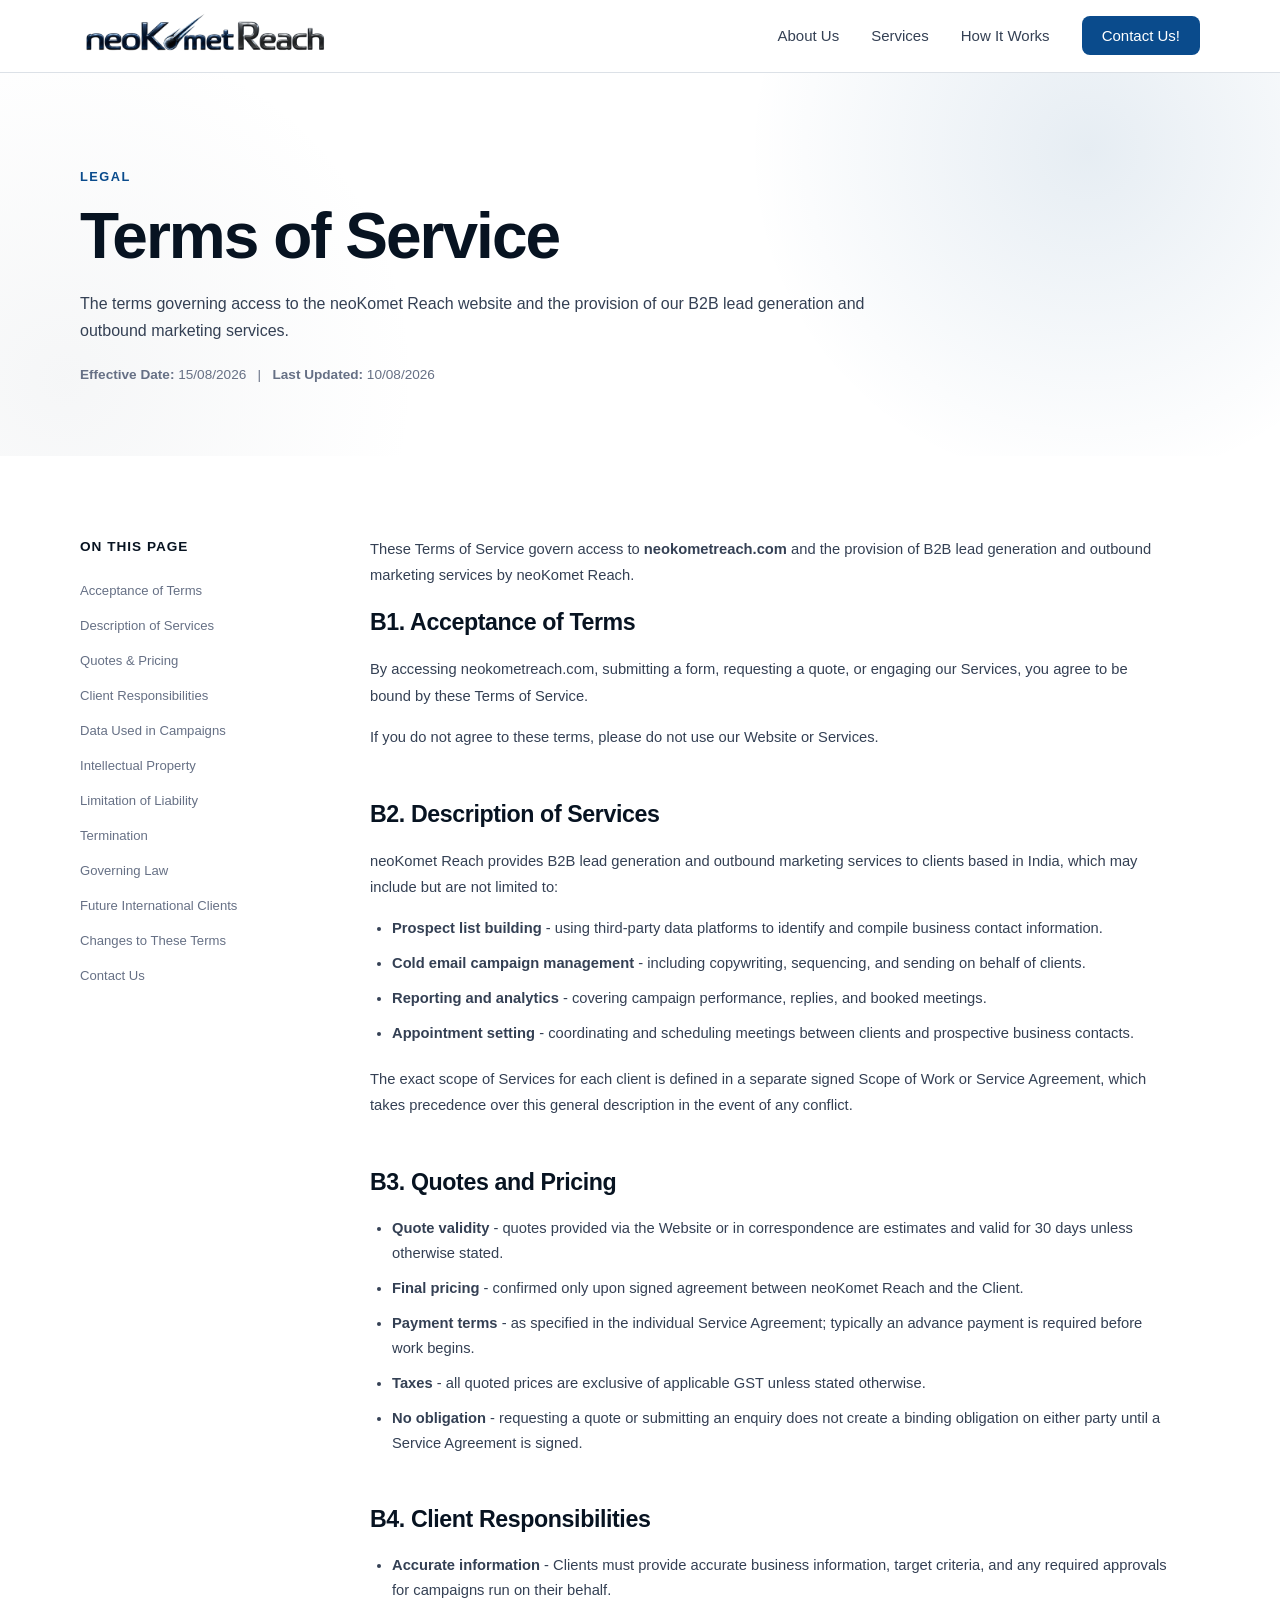
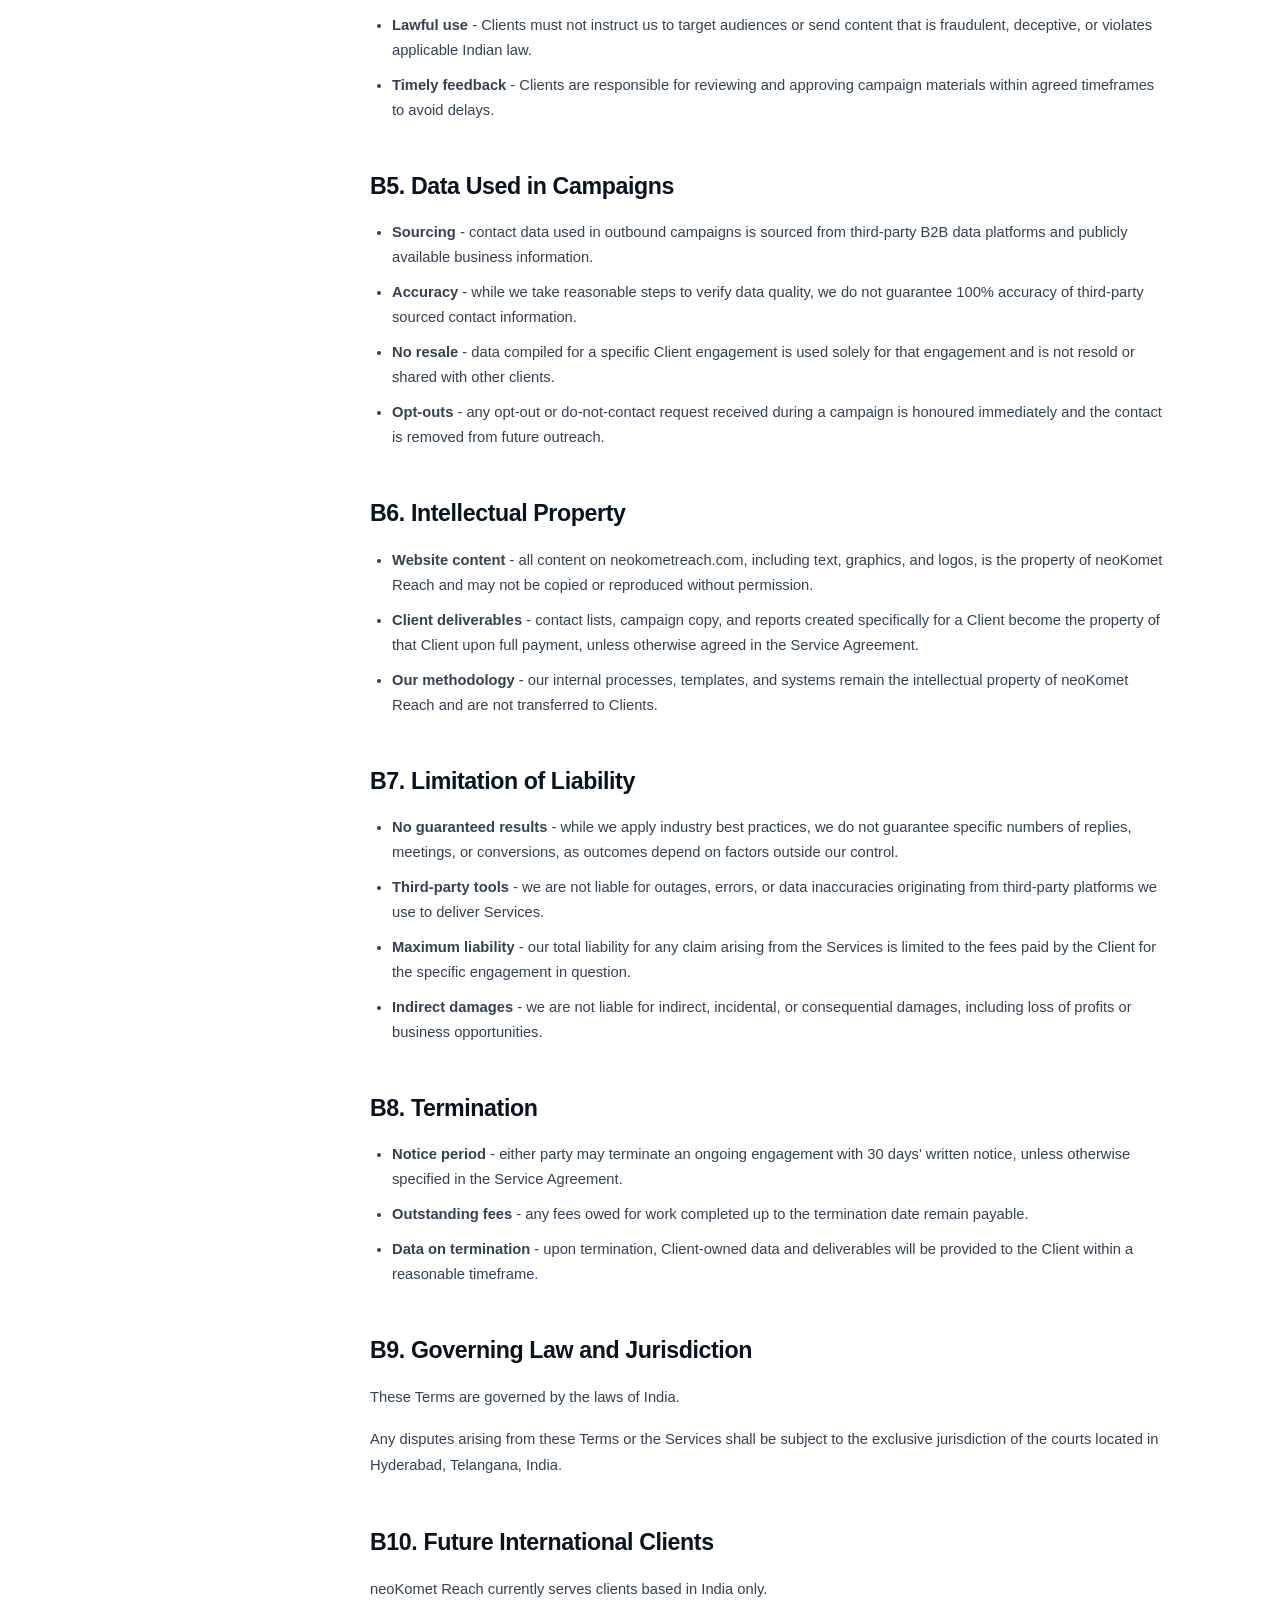
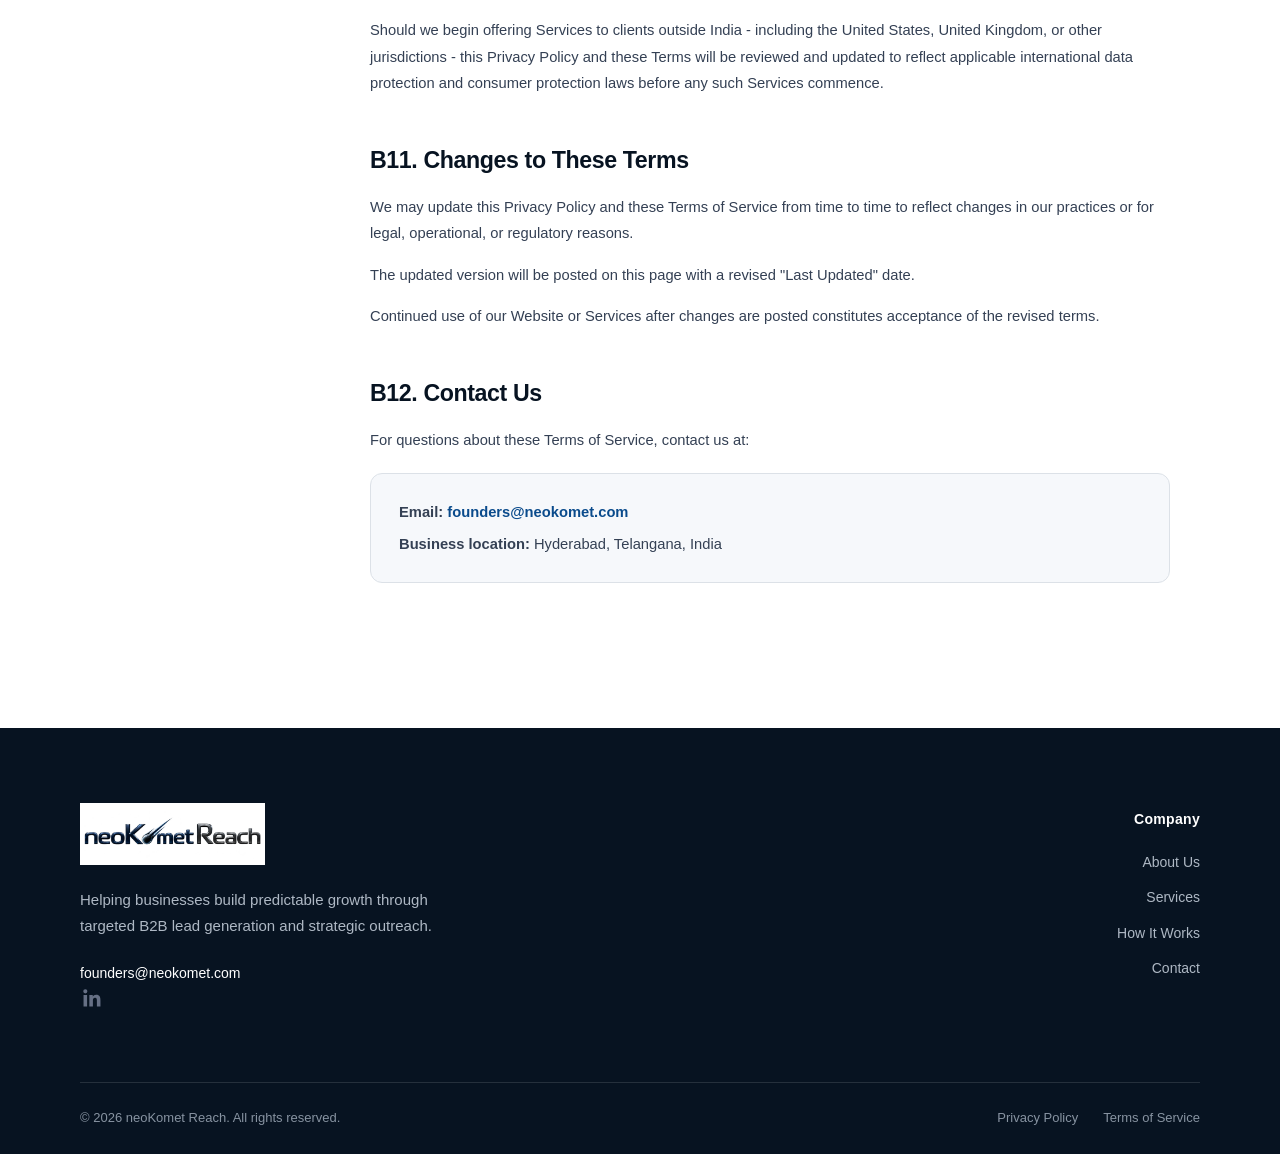
<file: terms.html>
<!DOCTYPE html>
<html lang="en">

<head>

  <meta charset="UTF-8">

  <meta
    name="viewport"
    content="width=device-width, initial-scale=1.0"
  >

  <meta
    name="description"
    content="Terms of Service for neoKomet Reach."
  >

  <title>Terms of Service | neoKomet Reach</title>

  <link rel="icon" href="images/icon.png">

  <link rel="stylesheet" href="styles.css">

  <style>

    /* ==============================
       LEGAL HERO
    ============================== */

    .legal-hero {
      padding: 90px 0 70px;

      background:
        radial-gradient(
          circle at 85% 20%,
          rgba(11, 79, 138, 0.10) 0,
          transparent 30%
        ),
        radial-gradient(
          circle at 5% 80%,
          rgba(159, 169, 179, 0.10) 0,
          transparent 28%
        ),
        #ffffff;
    }

    .legal-hero-content {
      max-width: 800px;
    }

    .legal-label {
      display: inline-block;

      margin-bottom: 14px;

      color: var(--primary);

      font-size: 0.8rem;
      font-weight: 800;

      letter-spacing: 1.5px;
      text-transform: uppercase;
    }

    .legal-hero h1 {
      margin-bottom: 18px;

      font-size: clamp(2.5rem, 5vw, 4rem);

      line-height: 1.1;

      letter-spacing: -2px;
    }

    .legal-hero p {
      color: var(--text);

      font-size: 1rem;

      line-height: 1.7;
    }

    .legal-date {
      margin-top: 20px;

      color: var(--light-text);

      font-size: 0.85rem;
    }


    /* ==============================
       LEGAL CONTENT
    ============================== */

    .legal-section {
      padding: 80px 0 100px;
    }

    .legal-layout {
      display: grid;

      grid-template-columns: 220px 1fr;

      gap: 70px;

      align-items: start;
    }


    /* ==============================
       TABLE OF CONTENTS
    ============================== */

    .legal-toc {
      position: sticky;

      top: 100px;
    }

    .legal-toc h3 {
      margin-bottom: 15px;

      font-size: 0.85rem;

      text-transform: uppercase;

      letter-spacing: 1px;
    }

    .legal-toc a {
      display: block;

      padding: 7px 0;

      color: var(--light-text);

      font-size: 0.82rem;

      transition: color 0.2s ease;
    }

    .legal-toc a:hover {
      color: var(--primary);
    }


    /* ==============================
       CONTENT
    ============================== */

    .legal-content {
      max-width: 800px;
    }

    .legal-intro {
      margin-bottom: 45px;

      color: var(--text);

      font-size: 0.95rem;

      line-height: 1.8;
    }

    .legal-content section {
      padding: 0;

      margin-bottom: 45px;
    }

    .legal-content h2 {
      margin-bottom: 15px;

      font-size: 1.45rem;

      letter-spacing: -0.4px;
    }

    .legal-content p {
      margin-bottom: 15px;

      color: var(--text);

      font-size: 0.92rem;

      line-height: 1.8;
    }

    .legal-content ul {
      margin: 15px 0 20px;

      padding-left: 22px;
    }

    .legal-content li {
      margin-bottom: 10px;

      color: var(--text);

      font-size: 0.92rem;

      line-height: 1.7;
    }

    .legal-content strong {
      color: var(--dark);
    }


    /* ==============================
       CONTACT BOX
    ============================== */

    .legal-contact {
      margin-top: 20px;

      padding: 25px 28px;

      background: var(--light-background);

      border: 1px solid var(--border);

      border-radius: 12px;
    }

    .legal-contact p {
      margin-bottom: 5px;
    }

    .legal-contact p:last-child {
      margin-bottom: 0;
    }

    .legal-contact a {
      color: var(--primary);

      font-weight: 600;
    }


    /* ==============================
       DISCLAIMER
    ============================== */

    .legal-disclaimer {
      margin-top: 60px;

      padding: 20px 22px;

      border-left: 3px solid var(--primary);

      background: var(--light-background);

      border-radius: 0 8px 8px 0;
    }

    .legal-disclaimer p {
      margin: 0;

      font-size: 0.82rem;
    }


    /* ==============================
       MOBILE
    ============================== */

    @media (max-width: 800px) {

      .legal-layout {
        grid-template-columns: 1fr;

        gap: 30px;
      }

      .legal-toc {
        position: static;

        padding: 20px;

        background: var(--light-background);

        border: 1px solid var(--border);

        border-radius: 10px;
      }

      .legal-toc a {
        display: inline-block;

        margin-right: 15px;
      }

    }


    @media (max-width: 500px) {

      .legal-hero {
        padding: 65px 0 50px;
      }

      .legal-section {
        padding: 55px 0 70px;
      }

      .legal-hero h1 {
        font-size: 2.5rem;

        letter-spacing: -1.5px;
      }

      .legal-content h2 {
        font-size: 1.3rem;
      }

    }

  </style>

</head>


<body>


  <!-- ==============================
       NAVIGATION
  ============================== -->

  <header>

    <div class="container navbar">

      <a href="index.html" class="logo">

        <img
          src="images/Logo.png"
          alt="neoKomet Reach"
        >

      </a>


      <ul class="nav-links">

        <li>
          <a href="about.html">
            About Us
          </a>
        </li>

        <li>
          <a href="index.html#services">
            Services
          </a>
        </li>

        <li>
          <a href="index.html#process">
            How It Works
          </a>
        </li>

        <li>
          <a
            href="index.html#contact"
            class="nav-button"
          >
            Contact Us!
          </a>
        </li>

      </ul>

    </div>

  </header>


  <!-- ==============================
       HERO
  ============================== -->

  <main>

    <section class="legal-hero">

      <div class="container">

        <div class="legal-hero-content">

          <span class="legal-label">
            LEGAL
          </span>

          <h1>
            Terms of Service
          </h1>

          <p>
            The terms governing access to the neoKomet Reach website
            and the provision of our B2B lead generation and outbound
            marketing services.
          </p>

          <div class="legal-date">

            <strong>Effective Date:</strong>
            15/08/2026

            &nbsp; | &nbsp;

            <strong>Last Updated:</strong>
            10/08/2026

          </div>

        </div>

      </div>

    </section>


    <!-- ==============================
         TERMS
    ============================== -->

    <section class="legal-section">

      <div class="container">

        <div class="legal-layout">


          <!-- TABLE OF CONTENTS -->

          <aside class="legal-toc">

            <h3>
              On this page
            </h3>

            <a href="#acceptance">
              Acceptance of Terms
            </a>

            <a href="#services">
              Description of Services
            </a>

            <a href="#pricing">
              Quotes & Pricing
            </a>

            <a href="#responsibilities">
              Client Responsibilities
            </a>

            <a href="#campaign-data">
              Data Used in Campaigns
            </a>

            <a href="#ip">
              Intellectual Property
            </a>

            <a href="#liability">
              Limitation of Liability
            </a>

            <a href="#termination">
              Termination
            </a>

            <a href="#jurisdiction">
              Governing Law
            </a>

            <a href="#international">
              Future International Clients
            </a>

            <a href="#changes">
              Changes to These Terms
            </a>

            <a href="#contact">
              Contact Us
            </a>

          </aside>


          <!-- CONTENT -->

          <article class="legal-content">


            <p class="legal-intro">

              These Terms of Service govern access to
              <strong>neokometreach.com</strong> and the provision of
              B2B lead generation and outbound marketing services by
              neoKomet Reach.

            </p>


            <!-- B1 -->

            <section id="acceptance">

              <h2>
                B1. Acceptance of Terms
              </h2>

              <p>
                By accessing neokometreach.com, submitting a form,
                requesting a quote, or engaging our Services, you agree
                to be bound by these Terms of Service.
              </p>

              <p>
                If you do not agree to these terms, please do not use
                our Website or Services.
              </p>

            </section>


            <!-- B2 -->

            <section id="services">

              <h2>
                B2. Description of Services
              </h2>

              <p>
                neoKomet Reach provides B2B lead generation and
                outbound marketing services to clients based in India,
                which may include but are not limited to:
              </p>

              <ul>

                <li>
                  <strong>Prospect list building</strong> - using
                  third-party data platforms to identify and compile
                  business contact information.
                </li>

                <li>
                  <strong>Cold email campaign management</strong> -
                  including copywriting, sequencing, and sending on
                  behalf of clients.
                </li>

                <li>
                  <strong>Reporting and analytics</strong> - covering
                  campaign performance, replies, and booked meetings.
                </li>

                <li>
                  <strong>Appointment setting</strong> - coordinating
                  and scheduling meetings between clients and
                  prospective business contacts.
                </li>

              </ul>

              <p>
                The exact scope of Services for each client is defined
                in a separate signed Scope of Work or Service Agreement,
                which takes precedence over this general description in
                the event of any conflict.
              </p>

            </section>


            <!-- B3 -->

            <section id="pricing">

              <h2>
                B3. Quotes and Pricing
              </h2>

              <ul>

                <li>
                  <strong>Quote validity</strong> - quotes provided via
                  the Website or in correspondence are estimates and
                  valid for 30 days unless otherwise stated.
                </li>

                <li>
                  <strong>Final pricing</strong> - confirmed only upon
                  signed agreement between neoKomet Reach and the Client.
                </li>

                <li>
                  <strong>Payment terms</strong> - as specified in the
                  individual Service Agreement; typically an advance
                  payment is required before work begins.
                </li>

                <li>
                  <strong>Taxes</strong> - all quoted prices are
                  exclusive of applicable GST unless stated otherwise.
                </li>

                <li>
                  <strong>No obligation</strong> - requesting a quote
                  or submitting an enquiry does not create a binding
                  obligation on either party until a Service Agreement
                  is signed.
                </li>

              </ul>

            </section>


            <!-- B4 -->

            <section id="responsibilities">

              <h2>
                B4. Client Responsibilities
              </h2>

              <ul>

                <li>
                  <strong>Accurate information</strong> - Clients must
                  provide accurate business information, target criteria,
                  and any required approvals for campaigns run on their
                  behalf.
                </li>

                <li>
                  <strong>Lawful use</strong> - Clients must not
                  instruct us to target audiences or send content that
                  is fraudulent, deceptive, or violates applicable
                  Indian law.
                </li>

                <li>
                  <strong>Timely feedback</strong> - Clients are
                  responsible for reviewing and approving campaign
                  materials within agreed timeframes to avoid delays.
                </li>

              </ul>

            </section>


            <!-- B5 -->

            <section id="campaign-data">

              <h2>
                B5. Data Used in Campaigns
              </h2>

              <ul>

                <li>
                  <strong>Sourcing</strong> - contact data used in
                  outbound campaigns is sourced from third-party B2B
                  data platforms and publicly available business
                  information.
                </li>

                <li>
                  <strong>Accuracy</strong> - while we take reasonable
                  steps to verify data quality, we do not guarantee 100%
                  accuracy of third-party sourced contact information.
                </li>

                <li>
                  <strong>No resale</strong> - data compiled for a
                  specific Client engagement is used solely for that
                  engagement and is not resold or shared with other
                  clients.
                </li>

                <li>
                  <strong>Opt-outs</strong> - any opt-out or
                  do-not-contact request received during a campaign is
                  honoured immediately and the contact is removed from
                  future outreach.
                </li>

              </ul>

            </section>


            <!-- B6 -->

            <section id="ip">

              <h2>
                B6. Intellectual Property
              </h2>

              <ul>

                <li>
                  <strong>Website content</strong> - all content on
                  neokometreach.com, including text, graphics, and
                  logos, is the property of neoKomet Reach and may not
                  be copied or reproduced without permission.
                </li>

                <li>
                  <strong>Client deliverables</strong> - contact lists,
                  campaign copy, and reports created specifically for a
                  Client become the property of that Client upon full
                  payment, unless otherwise agreed in the Service
                  Agreement.
                </li>

                <li>
                  <strong>Our methodology</strong> - our internal
                  processes, templates, and systems remain the
                  intellectual property of neoKomet Reach and are not
                  transferred to Clients.
                </li>

              </ul>

            </section>


            <!-- B7 -->

            <section id="liability">

              <h2>
                B7. Limitation of Liability
              </h2>

              <ul>

                <li>
                  <strong>No guaranteed results</strong> - while we
                  apply industry best practices, we do not guarantee
                  specific numbers of replies, meetings, or conversions,
                  as outcomes depend on factors outside our control.
                </li>

                <li>
                  <strong>Third-party tools</strong> - we are not liable
                  for outages, errors, or data inaccuracies originating
                  from third-party platforms we use to deliver Services.
                </li>

                <li>
                  <strong>Maximum liability</strong> - our total
                  liability for any claim arising from the Services is
                  limited to the fees paid by the Client for the
                  specific engagement in question.
                </li>

                <li>
                  <strong>Indirect damages</strong> - we are not liable
                  for indirect, incidental, or consequential damages,
                  including loss of profits or business opportunities.
                </li>

              </ul>

            </section>


            <!-- B8 -->

            <section id="termination">

              <h2>
                B8. Termination
              </h2>

              <ul>

                <li>
                  <strong>Notice period</strong> - either party may
                  terminate an ongoing engagement with 30 days' written
                  notice, unless otherwise specified in the Service
                  Agreement.
                </li>

                <li>
                  <strong>Outstanding fees</strong> - any fees owed for
                  work completed up to the termination date remain
                  payable.
                </li>

                <li>
                  <strong>Data on termination</strong> - upon
                  termination, Client-owned data and deliverables will
                  be provided to the Client within a reasonable
                  timeframe.
                </li>

              </ul>

            </section>


            <!-- B9 -->

            <section id="jurisdiction">

              <h2>
                B9. Governing Law and Jurisdiction
              </h2>

              <p>
                These Terms are governed by the laws of India.
              </p>

              <p>
                Any disputes arising from these Terms or the Services
                shall be subject to the exclusive jurisdiction of the
                courts located in Hyderabad, Telangana, India.
              </p>

            </section>


            <!-- B10 -->

            <section id="international">

              <h2>
                B10. Future International Clients
              </h2>

              <p>
                neoKomet Reach currently serves clients based in India
                only.
              </p>

              <p>
                Should we begin offering Services to clients outside
                India - including the United States, United Kingdom, or
                other jurisdictions - this Privacy Policy and these
                Terms will be reviewed and updated to reflect applicable
                international data protection and consumer protection
                laws before any such Services commence.
              </p>

            </section>


            <!-- B11 -->

            <section id="changes">

              <h2>
                B11. Changes to These Terms
              </h2>

              <p>
                We may update this Privacy Policy and these Terms of
                Service from time to time to reflect changes in our
                practices or for legal, operational, or regulatory
                reasons.
              </p>

              <p>
                The updated version will be posted on this page with a
                revised "Last Updated" date.
              </p>

              <p>
                Continued use of our Website or Services after changes
                are posted constitutes acceptance of the revised terms.
              </p>

            </section>


            <!-- B12 -->

            <section id="contact">

              <h2>
                B12. Contact Us
              </h2>

              <p>
                For questions about these Terms of Service, contact us
                at:
              </p>

              <div class="legal-contact">

                <p>
                  <strong>Email:</strong>

                  <a href="mailto:founders@neokomet.com">
                    founders@neokomet.com
                  </a>
                </p>

                <p>
                  <strong>Business location:</strong>
                  Hyderabad, Telangana, India
                </p>

              </div>

            </section>



          </article>

        </div>

      </div>

    </section>

  </main>


<!-- FOOTER -->
    <footer class="site-footer">

    <div class="container">

        <div class="footer-main">

        <!-- Brand -->
        <div class="footer-brand">
            <a href="index.html" class="footer-logo">
            <img src="images/Logo.jpg" alt="neoKomet Reach">
            </a>

            <p>
            Helping businesses build predictable growth through
            targeted B2B lead generation and strategic outreach.
            </p>

            <a href="mailto:founders@neokomet.com" class="footer-email">
            founders@neokomet.com
            </a>
            <br>
            <a href="https://www.linkedin.com/company/neokomet/" class="linkedin-icon" target="_blank" rel="noopener noreferrer" aria-label="View founder on LinkedIn">

                <svg viewBox="0 0 24 24" aria-hidden="true">
                    <path d="M20.45 20.45h-3.56v-5.57c0-1.33-.03-3.04-1.85-3.04-1.85 0-2.14 1.45-2.14 2.94v5.67H9.34V9h3.42v1.56h.05c.48-.9 1.64-1.85 3.37-1.85 3.6 0 4.27 2.37 4.27 5.46v6.28zM5.32 7.43a2.07 2.07 0 1 1 0-4.14 2.07 2.07 0 0 1 0 4.14zM7.1 20.45H3.54V9H7.1v11.45z"/>
                </svg>

            </a>

        </div>


        <!-- Navigation -->
        <div class="footer-column">
            <h4>Company</h4>

            <a href="about.html">About Us</a>
            <a href="index.html#services">Services</a>
            <a href="index.html#process">How It Works</a>
            <a href="index.html#contact">Contact</a>
        </div>



        </div>


        <!-- Bottom -->
        <div class="footer-bottom">

        <p>
            © 2026 neoKomet Reach. All rights reserved.
        </p>

        <div class="footer-legal">
            <a href="privacy.html">Privacy Policy</a>
            <a href="terms.html">Terms of Service</a>
        </div>

        </div>

    </div>

    </footer>

  <script src="script.js"></script>

</body>
</html>
</file>
<file: styles.css>
* {
  margin: 0;
  padding: 0;
  box-sizing: border-box;
}

:root {
  --primary: #0A4B8C;
  --primary-dark: #062F5A;
  --secondary: #071321;
  --text: #344054;
  --light-text: #667085;
  --background: #FFFFFF;
  --light-background: #F6F8FB;
  --border: #DCE1E7;
  --accent: #A8B0B8;
  --success: #12B76A;
  --white: #ffffff;
}

html {
  scroll-behavior: smooth;
}

body {
  opacity: 0;
  animation: pageFadeIn 1s cubic-bezier(0.22, 1, 0.36, 1) forwards;
}

@keyframes pageFadeIn {
  from {
    opacity: 0;
    transform: translateY(30px);
  }

  to {
    opacity: 1;
    transform: translateY(0);
  }
}

body {
  font-family: Inter, Arial, Helvetica, sans-serif;
  color: var(--secondary);
  background: var(--background);
  line-height: 1.6;
}

a {
  text-decoration: none;
  color: inherit;
}

.container {
  width: min(1120px, 90%);
  margin: auto;
}

/* ---------------- NAVBAR ---------------- */
.logo {
    display: flex;
    align-items: center;
}

.logo img {
    width: 250px;
    height: auto;
    display: block;
}

header {
  position: sticky;
  top: 0;
  z-index: 1000;
  background: rgba(255, 255, 255, 0.95);
  backdrop-filter: blur(10px);
  border-bottom: 1px solid var(--border);
}

.navbar {
  height: 72px;
  display: flex;
  align-items: center;
  justify-content: space-between;
}

.logo {
  font-size: 24px;
  font-weight: 800;
  letter-spacing: -1px;
}

.logo span {
  color: var(--primary);
}

.nav-links {
  display: flex;
  align-items: center;
  gap: 32px;
  list-style: none;
}

.nav-links a {
  font-size: 15px;
  color: var(--text);
  font-weight: 500;
  transition: 0.2s;
}

.nav-links a:hover {
  color: var(--primary);
}

.nav-button {
  padding: 11px 20px;
  border-radius: 8px;
  background: var(--primary);
  color: white !important;
}

.nav-button:hover {
  background: var(--primary-dark);
}

/* ---------------- HERO ---------------- */

.hero {
  padding: 110px 0 100px;
  overflow: hidden;
  background:
    radial-gradient(circle at 80% 20%, #eeeeff 0%, transparent 30%),
    radial-gradient(circle at 15% 80%, #f2f4ff 0%, transparent 25%);
}

.hero-grid {
  display: grid;
  align-items: center;
}

.eyebrow {
  display: inline-flex;
  align-items: center;
  gap: 8px;
  background: #eeeeff;
  color: var(--primary);
  border-radius: 30px;
  padding: 7px 14px;
  font-size: 13px;
  font-weight: 700;
  margin-bottom: 22px;
}

.hero h1 {
  font-size: clamp(44px, 6vw, 68px);
  line-height: 1.05;
  letter-spacing: -3px;
  max-width: 680px;
  margin-bottom: 24px;
}

.hero h1 span {
  color: var(--primary);
}

.hero-description {
  color: var(--text);
  font-size: 18px;
  max-width: 590px;
  margin-bottom: 34px;
}

.hero-buttons {
  display: flex;
  align-items: center;
  gap: 14px;
  margin-bottom: 34px;
}

.btn {
  display: inline-block;
  padding: 14px 24px;
  border-radius: 9px;
  font-size: 15px;
  font-weight: 700;
  transition: 0.2s;
}

.btn-primary {
  background: var(--primary);
  color: white;
  box-shadow: 0 8px 25px rgba(91, 92, 240, 0.25);
}

.btn-primary:hover {
  background: var(--primary-dark);
  transform: translateY(-2px);
}

.btn-secondary {
  border: 1px solid var(--border);
  background: white;
}

.btn-secondary:hover {
  background: #f9fafb;
}

.hero-points {
  display: flex;
  flex-wrap: wrap;
  gap: 18px;
  color: var(--light-text);
  font-size: 14px;
}

.hero-points span::before {
  content: "✓";
  color: var(--success);
  font-weight: 800;
  margin-right: 7px;
}

/* ---------------- LOGOS ---------------- */

.trusted {
  padding: 45px 0;
  border-bottom: 1px solid var(--border);
}

.trusted p {
  text-align: center;
  color: var(--light-text);
  font-size: 13px;
  font-weight: 600;
  text-transform: uppercase;
  letter-spacing: 1px;
  margin-bottom: 25px;
}

.logos {
  display: flex;
  justify-content: center;
  flex-wrap: wrap;
  gap: 60px;
  color: #98a2b3;
  font-size: 19px;
  font-weight: 800;
}

/* ---------------- GENERAL SECTIONS ---------------- */

section {
  padding: 100px 0;
}

.section-heading {
  max-width: 650px;
  margin: 0 auto 60px;
  text-align: center;
}

.section-heading span {
  color: var(--primary);
  font-size: 13px;
  font-weight: 800;
  text-transform: uppercase;
  letter-spacing: 1px;
}

.section-heading h2 {
  font-size: 40px;
  letter-spacing: -1.5px;
  line-height: 1.2;
  margin: 10px 0 16px;
}

.section-heading p {
  color: var(--text);
}

/* ---------------- SERVICES ---------------- */

.services {
  background: var(--light-background);
}

.service-grid {
  display: grid;
  grid-template-columns: repeat(2, 1fr);
  gap: 22px;
}

.service-card {
  background: white;
  padding: 32px;
  border: 1px solid var(--border);
  border-radius: 14px;
  transition: 0.25s;
}

.service-card:hover {
  transform: translateY(-5px);
  box-shadow: 0 15px 40px rgba(16, 24, 40, 0.08);
}

.service-icon {
  width: 48px;
  height: 48px;
  border-radius: 10px;
  background: #eeeeff;
  color: var(--primary);
  display: flex;
  align-items: center;
  justify-content: center;
  font-size: 22px;
  margin-bottom: 20px;
}

.service-card h3 {
  font-size: 19px;
  margin-bottom: 10px;
}

.service-card p {
  color: var(--text);
  font-size: 14px;
}

/* ---------------- PROCESS ---------------- */

.process-grid {
  display: grid;
  grid-template-columns: repeat(4, 1fr);
  gap: 25px;
}

.process-card {
  position: relative;
}

.step {
  width: 42px;
  height: 42px;
  border-radius: 50%;
  background: var(--primary);
  color: white;
  display: flex;
  align-items: center;
  justify-content: center;
  font-weight: 800;
  margin-bottom: 20px;
}

.process-card h3 {
  font-size: 18px;
  margin-bottom: 9px;
}

.process-card p {
  color: var(--text);
  font-size: 14px;
}

/* ---------------- RESULTS ---------------- */

.results {
  background: var(--secondary);
  color: white;
}

.results .section-heading p {
  color: #98a2b3;
}

.results-grid {
  display: grid;
  grid-template-columns: repeat(4, 1fr);
  text-align: center;
  gap: 20px;
}

.result h3 {
  font-size: 45px;
  color: #a9aaff;
  letter-spacing: -2px;
}

.result p {
  color: #98a2b3;
  font-size: 14px;
}


/* ==============================
FOUNDERS
============================== */

.founders-section {
background: var(--white);
}

.founders-grid {
display: grid;
grid-template-columns: repeat(3, 1fr);
gap: 25px;
}

.founder-card {
background: var(--white);
border: 1px solid var(--border);
border-radius: 16px;
overflow: hidden;

transition:
transform 0.25s ease,
box-shadow 0.25s ease;
}

.founder-card:hover {
transform: translateY(-5px);
box-shadow: 0 18px 40px rgba(20, 20, 60, 0.08);
}

.founder-image {
width: 100%;
height: 310px;
overflow: hidden;
background: var(--light);
}

.founder-image img {
width: 100%;
height: 100%;
object-fit: cover;
object-position: center;
}

.founder-info {
padding: 25px;
}

.founder-info h3 {
font-size: 1.2rem;
margin-bottom: 3px;
}

.founder-role {
display: block;

color: var(--primary);

font-size: 0.82rem;
font-weight: 700;

margin-bottom: 14px;
}

.founder-info p {
color: var(--text);
font-size: 0.88rem;
line-height: 1.7;

margin-bottom: 18px;
}


.linkedin-icon {
  display: inline-flex;
  align-items: center;
  justify-content: center;

  color: #667085;

  transition:
    color 0.3s ease,
    transform 0.3s ease;
}

.linkedin-icon svg {
  width: 24px;
  height: 24px;

  fill: currentColor;
}

/* Hover */
.linkedin-icon:hover {
  color: #0A66C2;
  transform: translateY(-2px);
}

/* ==============================
   FAQ
============================== */

.faq-section {
  background: var(--light);
}

.faq-container {
  max-width: 800px;
  margin: 0 auto;
}

.faq-item {
  background: var(--white);

  border: 1px solid var(--border);
  border-radius: 10px;

  margin-bottom: 12px;

  overflow: hidden;
}

.faq-question {
  width: 100%;

  display: flex;
  justify-content: space-between;
  align-items: center;
  gap: 20px;

  padding: 20px 22px;

  border: none;
  background: transparent;

  color: var(--dark);

  font-family: inherit;
  font-size: 0.95rem;
  font-weight: 650;

  text-align: left;

  cursor: pointer;
}

.faq-question:hover {
  color: var(--primary);
}

.faq-icon {
  flex-shrink: 0;

  width: 30px;
  height: 30px;

  display: grid;
  place-items: center;

  border-radius: 50%;

  background: #efecff;
  color: var(--primary);

  font-size: 1.2rem;

  transition: transform 0.3s ease;
}

.faq-answer {
  max-height: 0;
  overflow: hidden;

  transition: max-height 0.35s ease;
}

.faq-answer p {
  padding: 0 22px 22px;

  color: var(--text);

  font-size: 0.9rem;
  line-height: 1.7;
}

.faq-item.active .faq-icon {
  transform: rotate(45deg);
}

.faq-item.active {
  border-color: #d9d4ff;
}

/* ==============================
INQUIRY SECTION
============================== */

.inquiry-section {
padding: 100px 0;
background:
radial-gradient(circle at 5% 10%, #ece9ff 0, transparent 28%),
radial-gradient(circle at 95% 90%, #e1fafa 0, transparent 25%),
var(--light);
}

.inquiry-wrapper {
display: grid;
grid-template-columns: 0.85fr 1.15fr;
gap: 80px;
align-items: center;
}


/* LEFT CONTENT */

.inquiry-label {
display: inline-block;
color: var(--primary);
font-size: 0.8rem;
font-weight: 800;
letter-spacing: 1.5px;
margin-bottom: 18px;
}

.inquiry-content h2 {
font-size: 2.8rem;
line-height: 1.15;
letter-spacing: -2px;
margin-bottom: 20px;
}

.inquiry-content > p {
color: var(--text);
font-size: 1rem;
line-height: 1.8;
margin-bottom: 35px;
}


/* BENEFITS */

.inquiry-benefits {
display: flex;
flex-direction: column;
gap: 22px;
}

.benefit-item {
display: flex;
align-items: flex-start;
gap: 15px;
}

.benefit-icon {
flex-shrink: 0;

width: 36px;
height: 36px;

display: grid;
place-items: center;

border-radius: 50%;

background: #e8e5ff;
color: var(--primary);

font-weight: 800;
}

.benefit-item strong {
display: block;
font-size: 0.95rem;
margin-bottom: 3px;
}

.benefit-item span {
color: var(--text);
font-size: 0.86rem;
}


/* FORM CARD */

.inquiry-form-card {
background: var(--white);

padding: 42px;

border: 1px solid var(--border);
border-radius: 18px;

box-shadow:
0 20px 60px rgba(35, 30, 80, 0.09);
}

.inquiry-form-card h3 {
font-size: 1.5rem;
margin-bottom: 5px;
}

.form-intro {
color: var(--text);
font-size: 0.9rem;
margin-bottom: 28px;
}


/* FORM */

.form-row {
display: grid;
grid-template-columns: 1fr 1fr;
gap: 16px;
}

.form-group {
margin-bottom: 18px;
}

.form-group label {
display: block;

font-size: 0.82rem;
font-weight: 600;

margin-bottom: 7px;

color: var(--dark);
}

.form-group input,
.form-group select,
.form-group textarea {
width: 100%;

padding: 13px 14px;

font-family: inherit;
font-size: 0.9rem;

color: var(--dark);

background: var(--white);

border: 1px solid #dfe2eb;
border-radius: 8px;

outline: none;

transition:
border-color 0.2s ease,
box-shadow 0.2s ease;
}

.form-group input::placeholder,
.form-group textarea::placeholder {
color: #a0a5b3;
}

.form-group input:focus,
.form-group select:focus,
.form-group textarea:focus {
border-color: var(--primary);

box-shadow:
0 0 0 3px rgba(108, 92, 231, 0.1);
}

.form-group textarea {
resize: vertical;
min-height: 120px;
}

.service-options {
display: grid;
grid-template-columns: 1fr 1fr;
gap: 10px;
}

.service-checkbox {
display: flex !important;
align-items: center;
gap: 10px;

padding: 12px 14px;
margin: 0 !important;

border: 1px solid #dfe2eb;
border-radius: 8px;

background: var(--white);
cursor: pointer;

font-size: 0.85rem !important;
font-weight: 500 !important;

transition: 0.2s ease;
}

.service-checkbox:hover {
border-color: var(--primary);
background: #faf9ff;
}

.service-checkbox input {
width: 16px !important;
height: 16px;
margin: 0;

accent-color: var(--primary);
cursor: pointer;
}

.service-checkbox:has(input:checked) {
border-color: var(--primary);
background: #f4f2ff;
color: var(--primary);
}

.form-group:has(input:required) label::after {
  content: " *";
  color: red;
  font-weight: bold;
}

/* SUBMIT BUTTON */

.form-submit {
width: 100%;

display: flex;
align-items: center;
justify-content: center;
gap: 10px;

padding: 14px 20px;

border: none;
border-radius: 8px;

background: var(--primary);
color: var(--white);

font-family: inherit;
font-size: 0.95rem;
font-weight: 700;

cursor: pointer;

transition:
background 0.2s ease,
transform 0.2s ease,
box-shadow 0.2s ease;
}

.form-submit:hover {
background: var(--primary-dark);

transform: translateY(-1px);

box-shadow:
0 8px 20px rgba(108, 92, 231, 0.25);
}

.form-submit span {
font-size: 1.2rem;
transition: transform 0.2s ease;
}

.form-submit:hover span {
transform: translateX(4px);
}

.form-success {
  display: none;
  text-align: center;
  padding: 40px 20px;
}

.form-success.show {
  display: block;
}

.success-icon {
  width: 55px;
  height: 55px;

  display: grid;
  place-items: center;

  margin: 0 auto 18px;

  border-radius: 50%;

  background: #e8f8ef;
  color: #20bf6b;

  font-size: 1.5rem;
  font-weight: 800;
}

.form-success h3 {
  margin-bottom: 8px;
}

.form-success p {
  color: var(--text);
  font-size: 0.9rem;
}


/* PRIVACY */

.form-privacy {
text-align: center;

margin-top: 14px;

color: #9297a5;

font-size: 0.72rem;
}

/* =========================================================
   ABOUT PAGE
   ========================================================= */


/* ---------------- ABOUT HERO ---------------- */

.about-hero {
  padding: 110px 0 100px;
  overflow: hidden;

  background:
    radial-gradient(
      circle at 85% 20%,
      #eeeeff 0%,
      transparent 32%
    ),
    radial-gradient(
      circle at 10% 80%,
      #f2f4ff 0%,
      transparent 28%
    );
}

.about-hero-content {
  max-width: 900px;
  margin: 0 auto;
  text-align: center;
}

.about-hero h1 {
  font-size: clamp(42px, 6vw, 66px);
  line-height: 1.08;
  letter-spacing: -3px;
  margin-bottom: 28px;
}

.about-hero h1 span {
  color: var(--primary);
}

.about-hero p {
  max-width: 720px;
  margin: 0 auto;
  color: var(--text);
  font-size: 18px;
  line-height: 1.8;
}


/* ---------------- OUR STORY ---------------- */

.about-story {
  background: var(--light-background);
}

.about-two-column {
  display: grid;
  grid-template-columns: 0.8fr 1.2fr;
  gap: 90px;
  align-items: start;
}

.about-section-label span {
  color: var(--primary);
  font-size: 13px;
  font-weight: 800;
  text-transform: uppercase;
  letter-spacing: 1px;
}

.about-section-label h2 {
  font-size: 42px;
  line-height: 1.15;
  letter-spacing: -1.8px;
  margin-top: 12px;
}

.about-text {
  color: var(--text);
  font-size: 16px;
  line-height: 1.85;
}

.about-text p {
  margin-bottom: 22px;
}

.story-highlight {
  color: var(--secondary);
  font-size: 24px;
  font-weight: 800;
  margin-top: 30px;
}


/* ---------------- APPROACH ---------------- */

.about-approach {
  background: white;
}

.about-principles {
  display: grid;
  grid-template-columns: repeat(3, 1fr);
  gap: 22px;
}

.about-card {
  position: relative;

  padding: 34px;

  background: white;

  border: 1px solid var(--border);
  border-radius: 16px;

  transition:
    transform 0.25s ease,
    box-shadow 0.25s ease,
    border-color 0.25s ease;
}

.about-card:hover {
  transform: translateY(-6px);

  border-color: #d9d4ff;

  box-shadow:
    0 18px 45px rgba(16, 24, 40, 0.08);
}

.about-card-number {
  color: var(--primary);
  font-size: 13px;
  font-weight: 800;
  letter-spacing: 1px;
  margin-bottom: 28px;
}

.about-card h3 {
  font-size: 20px;
  margin-bottom: 12px;
}

.about-card p {
  color: var(--text);
  font-size: 14px;
  line-height: 1.75;
}


/* ---------------- MISSION ---------------- */

.about-mission {
  padding: 100px 0;
  background: var(--secondary);
}

.mission-box {
  max-width: 850px;
  margin: 0 auto;
  text-align: center;
}

.mission-box > span {
  color: var(--primary);
  font-size: 13px;
  font-weight: 800;
  letter-spacing: 1.5px;
}

.mission-box h2 {
  color: white;

  font-size: clamp(34px, 5vw, 52px);
  line-height: 1.15;
  letter-spacing: -2px;

  margin: 18px 0 20px;
}

.mission-box p {
  color: #98a2b3;
  font-size: 18px;
}


/* ---------------- FUTURE ---------------- */

.about-future {
  background: white;
}

.about-future .about-text {
  max-width: 650px;
}

.about-cta {
  margin-top: 12px;
}


/* ---------------- FINAL CTA ---------------- */

.about-cta-section {
  padding: 90px 0;
  background: var(--light-background);
}

.about-cta-box {
  padding: 65px 40px;

  text-align: center;

  background: white;

  border: 1px solid var(--border);
  border-radius: 18px;

  box-shadow:
    0 15px 50px rgba(16, 24, 40, 0.06);
}

.about-cta-box > span {
  color: var(--primary);
  font-size: 13px;
  font-weight: 800;
  letter-spacing: 1.5px;
}

.about-cta-box h2 {
  font-size: 42px;
  letter-spacing: -1.5px;
  margin: 12px 0;
}

.about-cta-box p {
  color: var(--text);
  margin-bottom: 25px;
}


/* =========================================================
   FOOTER
   ========================================================= */

.site-footer {
    background: var(--secondary);
    color: #ffffff;
    margin-top: 0;
}


/* Main footer */

.footer-main {
    display: grid;
    grid-template-columns: 2fr 2fr;
    gap: 60px;
    padding: 75px 0 65px;
}


/* Brand */

.footer-brand {
    max-width: 360px;
}

.footer-logo {
    display: inline-flex;
    align-items: center;
    margin-bottom: 22px;
}

.footer-logo img {
    width: 185px;
    height: auto;
    display: block;
}

.footer-brand p {
    color: #aeb8c4;
    font-size: 15px;
    line-height: 1.7;
    margin: 0 0 22px;
}

.footer-email {
    color: #ffffff;
    font-size: 14px;
    text-decoration: none;
    transition: color 0.2s ease;
}

.footer-email:hover {
    color: #6fa8dc;
}


/* Footer columns */

.footer-column {
    display: flex;
    flex-direction: column;
    align-items: flex-end;
}

.footer-column h4 {
    font-size: 14px;
    font-weight: 600;
    color: #ffffff;
    margin: 5px 0 20px;
    letter-spacing: 0.3px;
}

.footer-column a {
    color: #aeb8c4;
    text-decoration: none;
    font-size: 14px;
    margin-bottom: 13px;
    transition: all 0.2s ease;
}

.footer-column a:hover {
    color: #ffffff;
    transform: translateX(3px);
}


/* Contact */

.footer-contact p {
    color: #aeb8c4;
    font-size: 14px;
    line-height: 1.6;
    margin: 5px 0 20px;
    max-width: 220px;
}

.footer-cta {
    display: inline-flex !important;
    align-items: center;
    gap: 10px;

    background: #ffffff;
    color: var(--secondary) !important;

    padding: 11px 16px;
    border-radius: 7px;

    font-weight: 600;
    margin-bottom: 0 !important;

    transition: all 0.25s ease !important;
}

.footer-cta:hover {
    background: #e9eef3;
    transform: translateY(-2px) !important;
}

.footer-cta span {
    font-size: 18px;
    transition: transform 0.2s ease;
}

.footer-cta:hover span {
    transform: translateX(3px);
}


/* Divider */

.footer-bottom {
    border-top: 1px solid rgba(255, 255, 255, 0.12);

    display: flex;
    justify-content: space-between;
    align-items: center;

    padding: 25px 0;
}

.footer-bottom p {
    color: #8793a1;
    font-size: 13px;
    margin: 0;
}

.footer-legal {
    display: flex;
    gap: 25px;
}

.footer-legal a {
    color: #8793a1;
    text-decoration: none;
    font-size: 13px;
    transition: color 0.2s ease;
}

.footer-legal a:hover {
    color: #ffffff;
}


/* ---------------- MOBILE ---------------- */
@media (max-width: 500px) {

    .logo img {
        width: 145px;
    }

}

@media (max-width: 900px) {
.nav-links li:not(:last-child) {
display: none;
}

.hero {
padding-top: 80px;
}

.hero-grid {
grid-template-columns: 1fr;
}

.hero h1 {
letter-spacing: -2px;
}

.service-grid {
grid-template-columns: 1fr 1fr;
}

.inquiry-wrapper {
grid-template-columns: 1fr;
gap: 45px;
}

.inquiry-content {
max-width: 650px;
}

.inquiry-content h2 {
font-size: 2.3rem;
}

.inquiry-form-card {
padding: 32px;
}

}

@media (max-width: 600px) {
.hero-buttons {
flex-direction: column;
align-items: stretch;
}

.hero-buttons .btn {
text-align: center;
}

.service-grid,
.process-grid,
.results-grid {
grid-template-columns: 1fr;
}

.section-heading h2,
.cta-box h2 {
font-size: 32px;
}


.inquiry-section {
padding: 70px 0;
}

.form-row {
grid-template-columns: 1fr;
gap: 0;
}

.inquiry-form-card {
padding: 25px 20px;
}

.inquiry-content h2 {
font-size: 2rem;
letter-spacing: -1px;
}

.service-options {
    grid-template-columns: 1fr;
}

.founders-grid {
    display: flex;
    flex-wrap: nowrap;

    gap: 16px;

    overflow-x: auto;
    overflow-y: hidden;

    /* Smooth touch scrolling */
    -webkit-overflow-scrolling: touch;

    /* Snap cards while scrolling */
    scroll-snap-type: x mandatory;

    /* Allow card shadow to remain visible */
    padding: 5px 20px 25px 5px;

    max-width: none;
    margin: 0;
  }


  /* Individual founder card */
  .founder-card {
    flex: 0 0 85%;

    scroll-snap-align: start;

    /* Prevent cards from shrinking */
    min-width: 0;
  }


  /* Founder image */
  .founder-image {
    height: 300px;
  }


  /* Hide scrollbar - Chrome, Safari, Edge */
  .founders-grid::-webkit-scrollbar {
    display: none;
  }


  /* Hide scrollbar - Firefox */
  .founders-grid {
    scrollbar-width: none;
  }

}

/* =========================================================
   Footer - Responsive
   ========================================================= */


@media (max-width: 600px) {

  .footer-main {
    grid-template-columns: 1fr;
    justify-items: start;
    row-gap: 30px;
  }

  .footer-brand {
    grid-column: 1 / -1;
  }

  .footer-logo img {
    width: 155px;
  }

  .footer-brand p {
    font-size: 13px;
  }

  .footer-column{
    align-items: first start;
    text-align: left;
  }

  .footer-column h4 {
    margin-bottom: 15px;
  }

  .footer-column a {
    font-size: 13px;

    margin-bottom: 11px;
  }

  .footer-contact {
    grid-column: 1 / -1;
  }

  .footer-contact p {
    max-width: 300px;
  }

  .footer-bottom {
    flex-direction: column;

    align-items: flex-start;

    gap: 15px;

    padding: 22px 0;
  }

  .footer-legal {
    gap: 20px;

    flex-wrap: wrap;
  }

}

/* =========================================================
   ABOUT PAGE - RESPONSIVE
   ========================================================= */

@media (max-width: 900px) {

  .about-hero {
    padding: 85px 0 80px;
  }

  .about-two-column {
    grid-template-columns: 1fr;
    gap: 45px;
  }

  .about-section-label h2 {
    font-size: 36px;
  }

  .about-principles {
    grid-template-columns: 1fr;
  }

}


@media (max-width: 600px) {

  .about-hero {
    padding: 70px 0;
  }

  .about-hero h1 {
    font-size: 40px;
    letter-spacing: -1.8px;
  }

  .about-hero p {
    font-size: 16px;
  }

  .about-section-label h2 {
    font-size: 32px;
  }

  .about-text {
    font-size: 15px;
  }

  .about-card {
    padding: 28px;
  }

  .about-mission {
    padding: 75px 0;
  }

  .mission-box h2 {
    font-size: 34px;
    letter-spacing: -1px;
  }

  .mission-box p {
    font-size: 16px;
  }

  .about-cta-section {
    padding: 70px 0;
  }

  .about-cta-box {
    padding: 45px 25px;
  }

  .about-cta-box h2 {
    font-size: 32px;
  }

}
</file>
